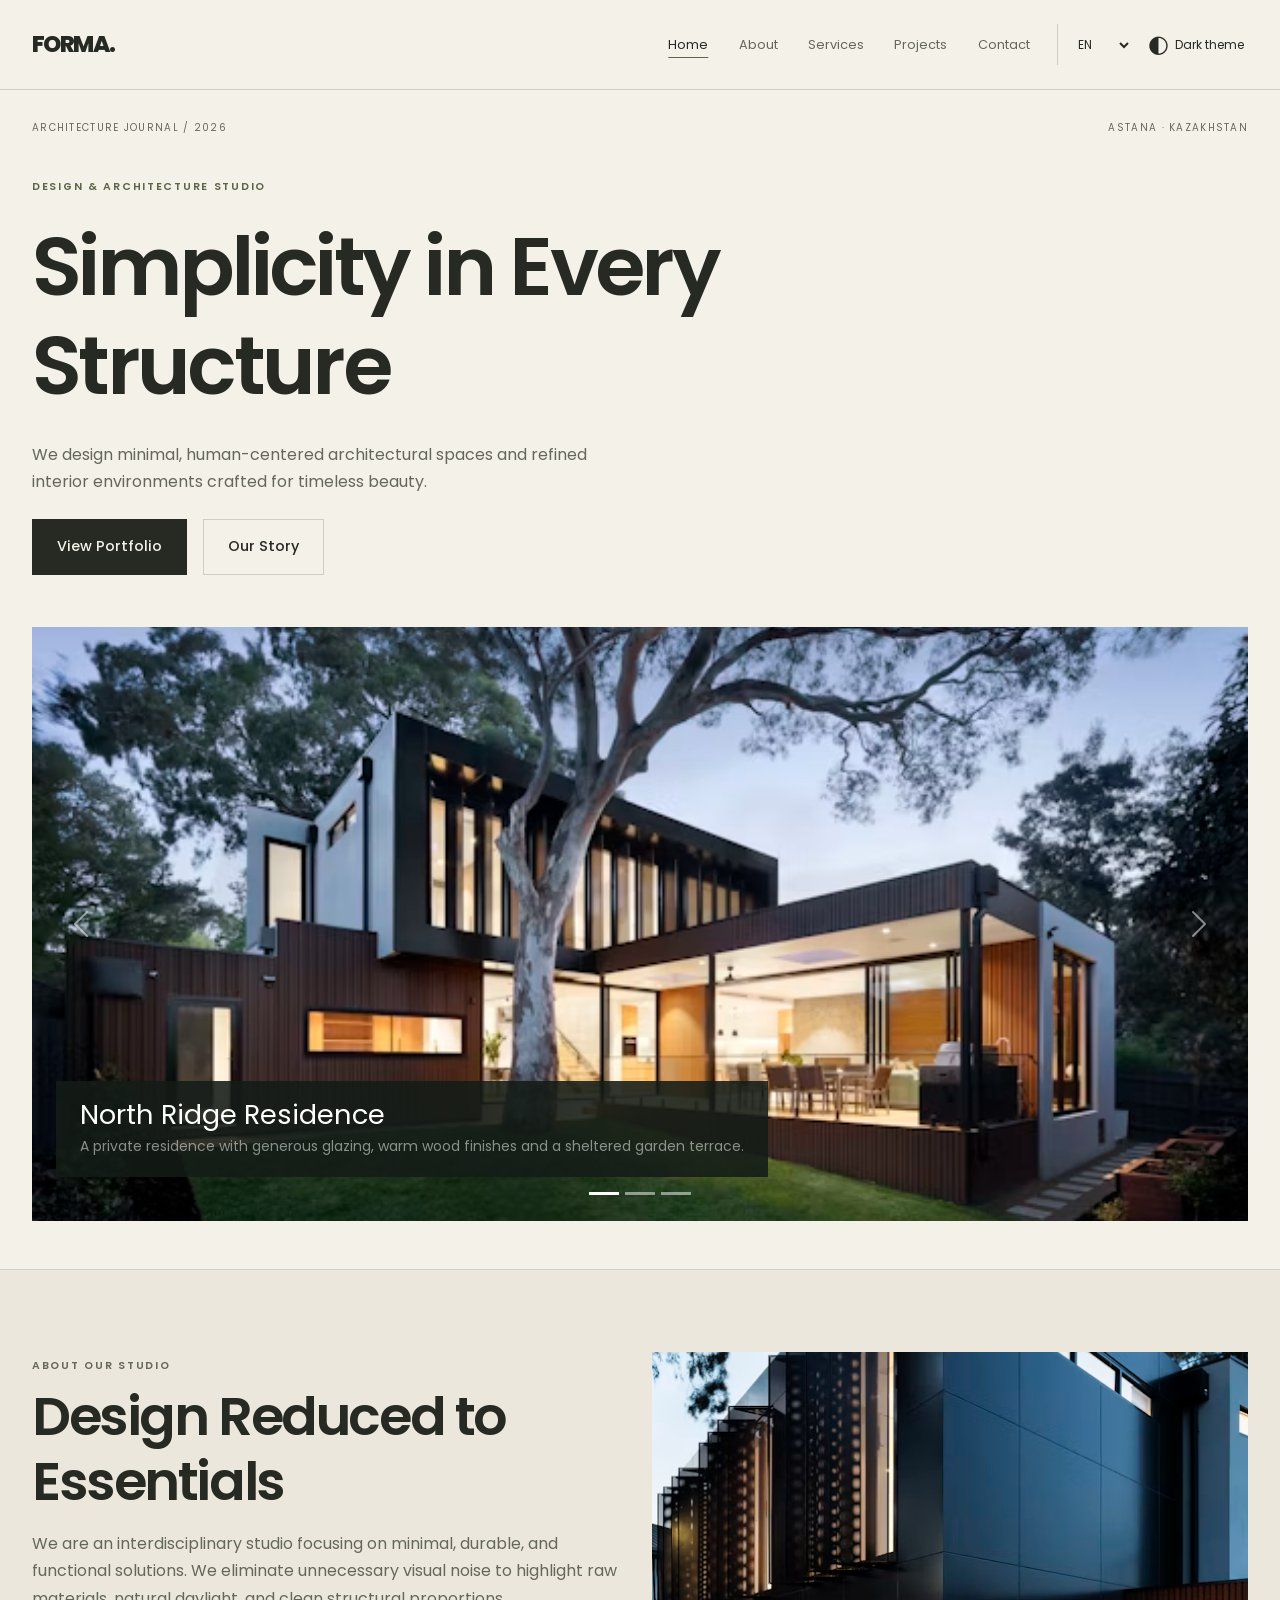
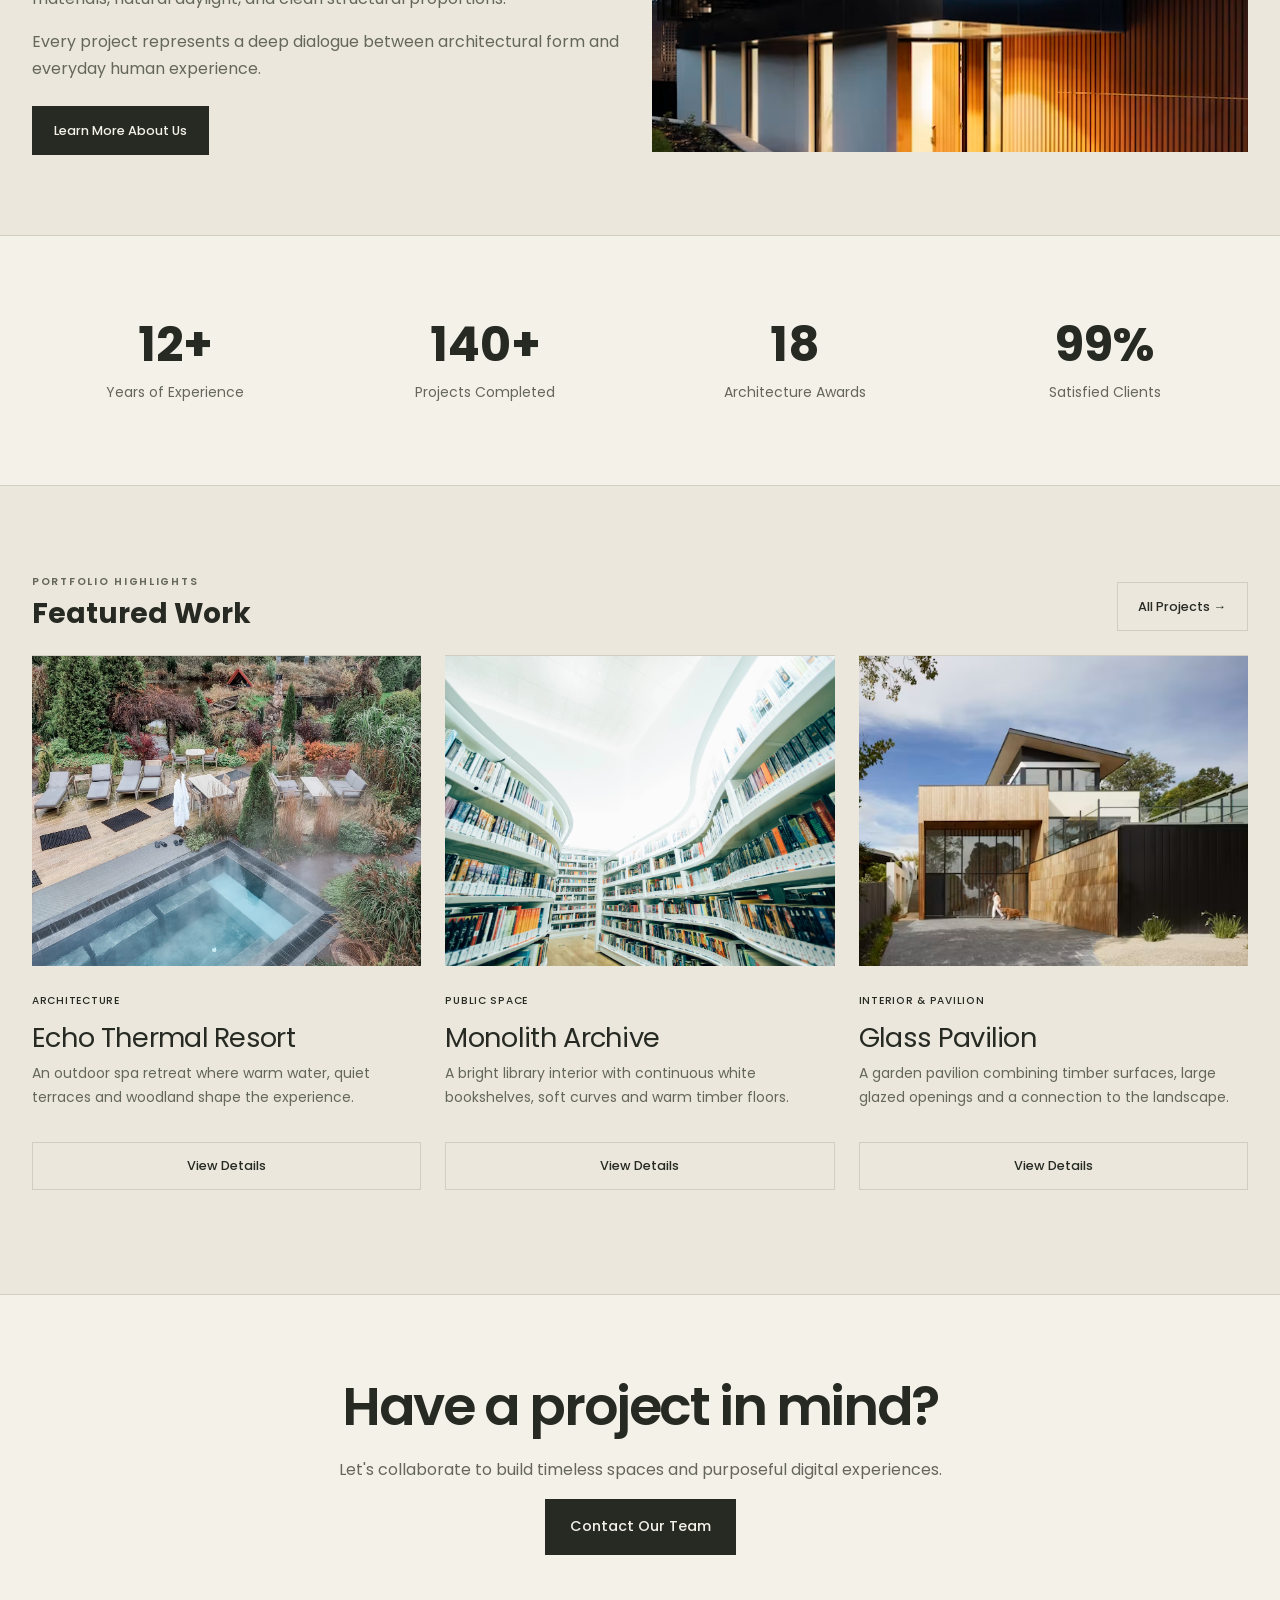
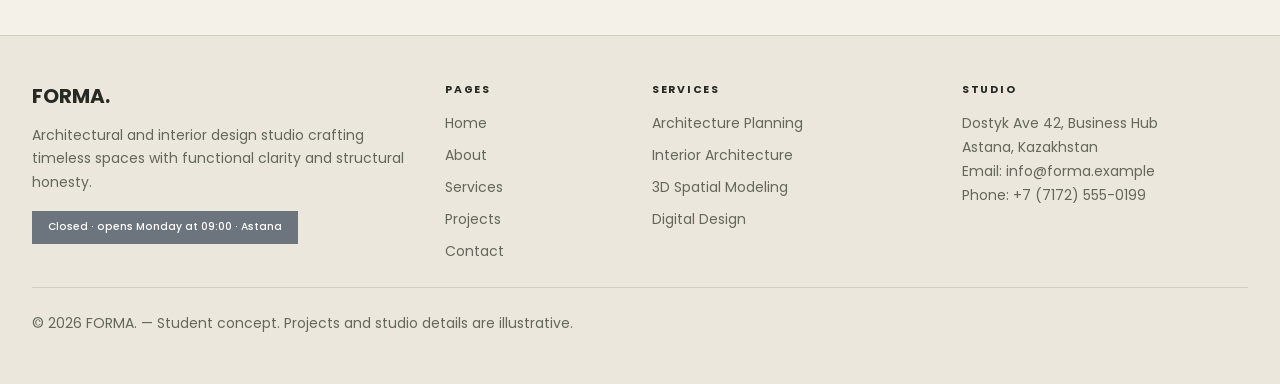
<file: index.html>
<!DOCTYPE html>
<html lang="en">
    <head>
        <meta charset="UTF-8" />
        <meta name="viewport" content="width=device-width, initial-scale=1.0" />
        <title>FORMA Studio — Modern Architectural & Interior Design</title>
        <link rel="stylesheet" href="fonts/fonts.css" />
        <link href="vendor/bootstrap.min.css" rel="stylesheet" />
        <link rel="stylesheet" href="css/style.css" />
        <script src="js/theme.js"></script>
    </head>
    <body class="d-flex flex-column min-vh-100 page-index">
        <a class="skip-link" href="#mainContent">Skip to content</a>
        <!-- Navigation -->
        <nav class="navbar navbar-expand-lg border-bottom sticky-top shadow-sm">
            <div class="container">
                <a class="navbar-brand" href="index.html">FORMA.</a>
                <div class="site-preferences">
                    <label for="languageSelect" class="visually-hidden">Language</label>
                    <select id="languageSelect" class="language-select" aria-label="Language">
                        <option value="en" lang="en">EN</option>
                        <option value="ru" lang="ru">RU</option>
                        <option value="kk" lang="kk">ҚАЗ</option>
                    </select>
                    <button
                        id="themeToggle"
                        class="theme-toggle"
                        type="button"
                        aria-pressed="false"
                        aria-label="Dark theme"
                    >
                        <span aria-hidden="true">◐</span><span class="theme-label">Dark theme</span>
                    </button>
                </div>
                <button
                    class="navbar-toggler"
                    type="button"
                    data-bs-toggle="collapse"
                    data-bs-target="#studioNav"
                    aria-controls="studioNav"
                    aria-expanded="false"
                    aria-label="Toggle navigation"
                >
                    <span class="navbar-toggler-icon"></span>
                </button>
                <div class="collapse navbar-collapse" id="studioNav">
                    <ul class="navbar-nav ms-auto mb-2 mb-lg-0 gap-lg-2">
                        <li class="nav-item">
                            <a class="nav-link active" aria-current="page" href="index.html"
                                >Home</a
                            >
                        </li>
                        <li class="nav-item">
                            <a class="nav-link" href="about.html">About</a>
                        </li>
                        <li class="nav-item">
                            <a class="nav-link" href="services.html">Services</a>
                        </li>
                        <li class="nav-item">
                            <a class="nav-link" href="projects.html">Projects</a>
                        </li>
                        <li class="nav-item">
                            <a class="nav-link" href="contact.html">Contact</a>
                        </li>
                    </ul>
                    <div class="nav-cta ms-lg-3 mt-3 mt-lg-0">
                        <a href="contact.html" class="btn btn-outline-dark btn-sm px-3"
                            >Get Started</a
                        >
                    </div>
                </div>
            </div>
        </nav>

        <main id="mainContent" tabindex="-1">
            <header class="journal-hero py-5 bg-white">
                <div class="container">
                    <div class="row">
                        <div class="col-12 col-lg-10">
                            <div class="issue-line">
                                <span>Architecture journal / 2026</span
                                ><span>Astana · Kazakhstan</span>
                            </div>
                            <span
                                class="text-uppercase text-secondary small fw-semibold tracking-wide"
                                >Design & Architecture Studio</span
                            >
                            <h1 class="display-4 fw-bold mt-2 mb-3">
                                Simplicity in Every Structure
                            </h1>
                            <p class="lead text-secondary mb-4">
                                We design minimal, human-centered architectural spaces and refined
                                interior environments crafted for timeless beauty.
                            </p>
                            <div class="d-flex flex-wrap gap-3">
                                <a href="projects.html" class="btn btn-dark btn-lg px-4"
                                    >View Portfolio</a
                                >
                                <a href="about.html" class="btn btn-outline-dark btn-lg px-4"
                                    >Our Story</a
                                >
                            </div>
                        </div>
                    </div>
                </div>
            </header>
            <section class="container mb-5">
                <!-- Project gallery -->
                <div
                    id="homeCarousel"
                    class="carousel slide rounded-4 overflow-hidden shadow-sm"
                    data-bs-interval="false"
                >
                    <div class="carousel-indicators">
                        <button
                            type="button"
                            data-bs-target="#homeCarousel"
                            data-bs-slide-to="0"
                            class="active"
                            aria-current="true"
                            aria-label="Slide 1"
                        ></button>
                        <button
                            type="button"
                            data-bs-target="#homeCarousel"
                            data-bs-slide-to="1"
                            aria-label="Slide 2"
                        ></button>
                        <button
                            type="button"
                            data-bs-target="#homeCarousel"
                            data-bs-slide-to="2"
                            aria-label="Slide 3"
                        ></button>
                    </div>
                    <div class="carousel-inner">
                        <div class="carousel-item active">
                            <img
                                src="images/1.avif"
                                class="d-block w-100 carousel-img"
                                alt="Modern Minimalist Villa Facade"
                                decoding="async"
                            />
                            <div class="carousel-caption text-start bottom-0 start-0 m-4">
                                <div
                                    class="carousel-caption-dark p-3 rounded-3 text-white d-inline-block"
                                >
                                    <h2 class="h5 fw-bold mb-1">North Ridge Residence</h2>
                                    <p class="small mb-0 text-white-50">
                                        A private residence with generous glazing, warm wood
                                        finishes and a sheltered garden terrace.
                                    </p>
                                </div>
                            </div>
                        </div>
                        <div class="carousel-item">
                            <img
                                src="images/office.webp"
                                class="d-block w-100 carousel-img"
                                alt="Office interior with shared tables and pendant lighting"
                                decoding="async"
                            />
                            <div class="carousel-caption text-start bottom-0 start-0 m-4">
                                <div
                                    class="carousel-caption-dark p-3 rounded-3 text-white d-inline-block"
                                >
                                    <h2 class="h5 fw-bold mb-1">Prism Office Hub</h2>
                                    <p class="small mb-0 text-white-50">
                                        A shared workspace with generous tables, pendant lighting
                                        and an open industrial ceiling.
                                    </p>
                                </div>
                            </div>
                        </div>
                        <div class="carousel-item">
                            <img
                                src="images/cultural-center.webp"
                                class="d-block w-100 carousel-img"
                                alt="Geometric facade and roof of a cultural centre"
                                decoding="async"
                            />
                            <div class="carousel-caption text-start bottom-0 start-0 m-4">
                                <div
                                    class="carousel-caption-dark p-3 rounded-3 text-white d-inline-block"
                                >
                                    <h2 class="h5 fw-bold mb-1">Kora Cultural Center</h2>
                                    <p class="small mb-0 text-white-50">
                                        A cultural venue defined by a sculptural roof, strong
                                        geometry and a generous public approach.
                                    </p>
                                </div>
                            </div>
                        </div>
                    </div>
                    <button
                        class="carousel-control-prev"
                        type="button"
                        data-bs-target="#homeCarousel"
                        data-bs-slide="prev"
                    >
                        <span class="carousel-control-prev-icon" aria-hidden="true"></span>
                        <span class="visually-hidden">Previous</span>
                    </button>
                    <button
                        class="carousel-control-next"
                        type="button"
                        data-bs-target="#homeCarousel"
                        data-bs-slide="next"
                    >
                        <span class="carousel-control-next-icon" aria-hidden="true"></span>
                        <span class="visually-hidden">Next</span>
                    </button>
                </div>
            </section>
            <section class="py-5 bg-light border-top border-bottom">
                <div class="container">
                    <div class="row align-items-center g-4">
                        <div class="col-12 col-lg-6">
                            <span class="text-uppercase text-secondary small fw-semibold"
                                >About Our Studio</span
                            >
                            <h2 class="display-6 fw-bold mt-2">Design Reduced to Essentials</h2>
                            <p class="text-secondary mt-3">
                                We are an interdisciplinary studio focusing on minimal, durable, and
                                functional solutions. We eliminate unnecessary visual noise to
                                highlight raw materials, natural daylight, and clean structural
                                proportions.
                            </p>
                            <p class="text-secondary">
                                Every project represents a deep dialogue between architectural form
                                and everyday human experience.
                            </p>
                            <div class="mt-4">
                                <a href="about.html" class="btn btn-dark">Learn More About Us</a>
                            </div>
                        </div>
                        <div class="col-12 col-lg-6">
                            <img
                                src="images/5.avif"
                                alt="Architectural facade with warm timber details"
                                class="img-fluid rounded-4 shadow-sm w-100 object-fit-cover"
                                style="max-height: 400px"
                                loading="lazy"
                                decoding="async"
                            />
                        </div>
                    </div>
                </div>
            </section>
            <section class="py-5 bg-white">
                <div class="container text-center">
                    <div class="row g-4">
                        <div class="col-6 col-md-3">
                            <h3 class="display-5 fw-bold text-dark">12+</h3>
                            <p class="text-secondary small mb-0">Years of Experience</p>
                        </div>
                        <div class="col-6 col-md-3">
                            <h3 class="display-5 fw-bold text-dark">140+</h3>
                            <p class="text-secondary small mb-0">Projects Completed</p>
                        </div>
                        <div class="col-6 col-md-3">
                            <h3 class="display-5 fw-bold text-dark">18</h3>
                            <p class="text-secondary small mb-0">Architecture Awards</p>
                        </div>
                        <div class="col-6 col-md-3">
                            <h3 class="display-5 fw-bold text-dark">99%</h3>
                            <p class="text-secondary small mb-0">Satisfied Clients</p>
                        </div>
                    </div>
                </div>
            </section>
            <section class="py-5 bg-light border-top border-bottom">
                <div class="container">
                    <div class="d-flex justify-content-between align-items-end mb-4">
                        <div>
                            <span class="text-uppercase text-secondary small fw-semibold"
                                >Portfolio Highlights</span
                            >
                            <h2 class="h3 fw-bold mt-1 mb-0">Featured Work</h2>
                        </div>
                        <a href="projects.html" class="btn btn-outline-dark btn-sm"
                            >All Projects &rarr;</a
                        >
                    </div>

                    <div class="row g-4">
                        <div class="col-12 col-md-4">
                            <div class="custom-card h-100 d-flex flex-column">
                                <div class="card-img-wrapper">
                                    <img
                                        src="images/forest-spa.webp"
                                        alt="Echo Thermal Resort"
                                        loading="lazy"
                                        decoding="async"
                                    />
                                </div>
                                <div class="p-4 d-flex flex-column flex-grow-1">
                                    <span
                                        class="badge bg-light text-dark border align-self-start mb-2"
                                        >Architecture</span
                                    >
                                    <h3 class="h5 fw-bold">Echo Thermal Resort</h3>
                                    <p class="text-secondary small flex-grow-1">
                                        An outdoor spa retreat where warm water, quiet terraces and
                                        woodland shape the experience.
                                    </p>
                                    <a
                                        href="projects.html?project=echo-resort"
                                        class="btn btn-outline-dark btn-sm mt-3"
                                        >View Details</a
                                    >
                                </div>
                            </div>
                        </div>

                        <div class="col-12 col-md-4">
                            <div class="custom-card h-100 d-flex flex-column">
                                <div class="card-img-wrapper">
                                    <img
                                        src="images/library.webp"
                                        alt="Monolith Archive"
                                        loading="lazy"
                                        decoding="async"
                                    />
                                </div>
                                <div class="p-4 d-flex flex-column flex-grow-1">
                                    <span
                                        class="badge bg-light text-dark border align-self-start mb-2"
                                        >Public Space</span
                                    >
                                    <h3 class="h5 fw-bold">Monolith Archive</h3>
                                    <p class="text-secondary small flex-grow-1">
                                        A bright library interior with continuous white bookshelves,
                                        soft curves and warm timber floors.
                                    </p>
                                    <a
                                        href="projects.html?project=monolith-archive"
                                        class="btn btn-outline-dark btn-sm mt-3"
                                        >View Details</a
                                    >
                                </div>
                            </div>
                        </div>

                        <div class="col-12 col-md-4">
                            <div class="custom-card h-100 d-flex flex-column">
                                <div class="card-img-wrapper">
                                    <img
                                        src="images/7.avif"
                                        alt="Glass Pavilion"
                                        loading="lazy"
                                        decoding="async"
                                    />
                                </div>
                                <div class="p-4 d-flex flex-column flex-grow-1">
                                    <span
                                        class="badge bg-light text-dark border align-self-start mb-2"
                                        >Interior & Pavilion</span
                                    >
                                    <h3 class="h5 fw-bold">Glass Pavilion</h3>
                                    <p class="text-secondary small flex-grow-1">
                                        A garden pavilion combining timber surfaces, large glazed
                                        openings and a connection to the landscape.
                                    </p>
                                    <a
                                        href="projects.html?project=glass-pavilion"
                                        class="btn btn-outline-dark btn-sm mt-3"
                                        >View Details</a
                                    >
                                </div>
                            </div>
                        </div>
                    </div>
                </div>
            </section>
            <section class="py-5 bg-white text-center">
                <div class="container">
                    <div class="row justify-content-center">
                        <div class="col-12 col-md-8">
                            <h2 class="display-6 fw-bold">Have a project in mind?</h2>
                            <p class="text-secondary my-3">
                                Let's collaborate to build timeless spaces and purposeful digital
                                experiences.
                            </p>
                            <a href="contact.html" class="btn btn-dark btn-lg px-4"
                                >Contact Our Team</a
                            >
                        </div>
                    </div>
                </div>
            </section>
        </main>
        <!-- Footer -->
        <footer class="py-5 text-light">
            <div class="container">
                <div class="row g-4 mb-4">
                    <div class="col-12 col-md-4">
                        <h3 class="h5 fw-bold text-white mb-3">FORMA.</h3>
                        <p class="small text-secondary mb-3">
                            Architectural and interior design studio crafting timeless spaces with
                            functional clarity and structural honesty.
                        </p>
                        <div
                            id="officeStatusBadge"
                            data-live
                            class="badge bg-secondary text-white py-2 px-3"
                        >
                            Checking studio status...
                        </div>
                    </div>
                    <div class="col-6 col-md-2">
                        <h4 class="h6 text-uppercase text-white fw-bold mb-3">Pages</h4>
                        <ul class="list-unstyled small d-flex flex-column gap-2 mb-0">
                            <li><a href="index.html">Home</a></li>
                            <li><a href="about.html">About</a></li>
                            <li><a href="services.html">Services</a></li>
                            <li><a href="projects.html">Projects</a></li>
                            <li><a href="contact.html">Contact</a></li>
                        </ul>
                    </div>
                    <div class="col-6 col-md-3">
                        <h4 class="h6 text-uppercase text-white fw-bold mb-3">Services</h4>
                        <ul class="list-unstyled small d-flex flex-column gap-2 mb-0">
                            <li><a href="services.html">Architecture Planning</a></li>
                            <li><a href="services.html">Interior Architecture</a></li>
                            <li><a href="services.html">3D Spatial Modeling</a></li>
                            <li><a href="services.html">Digital Design</a></li>
                        </ul>
                    </div>
                    <div class="col-12 col-md-3">
                        <h4 class="h6 text-uppercase text-white fw-bold mb-3">Studio</h4>
                        <address class="small text-secondary mb-0 not-italic">
                            Dostyk Ave 42, Business Hub<br />
                            Astana, Kazakhstan<br />
                            Email: info@forma.example<br />
                            Phone: +7 (7172) 555-0199
                        </address>
                    </div>
                </div>

                <div class="footer-divider pt-4 text-center small text-secondary">
                    <p class="mb-0">
                        © 2026 FORMA. — Student concept. Projects and studio details are
                        illustrative.
                    </p>
                </div>
            </div>
        </footer>
        <button id="backToTopBtn" type="button" title="Back to top" aria-label="Back to top">
            &#8593;
        </button>
        <script src="vendor/jquery-3.7.1.min.js"></script>
        <script src="vendor/bootstrap.bundle.min.js"></script>
        <script src="js/translations.js"></script>
        <script src="js/language.js"></script>
        <script src="js/main.js"></script>
    </body>
</html>
</file>
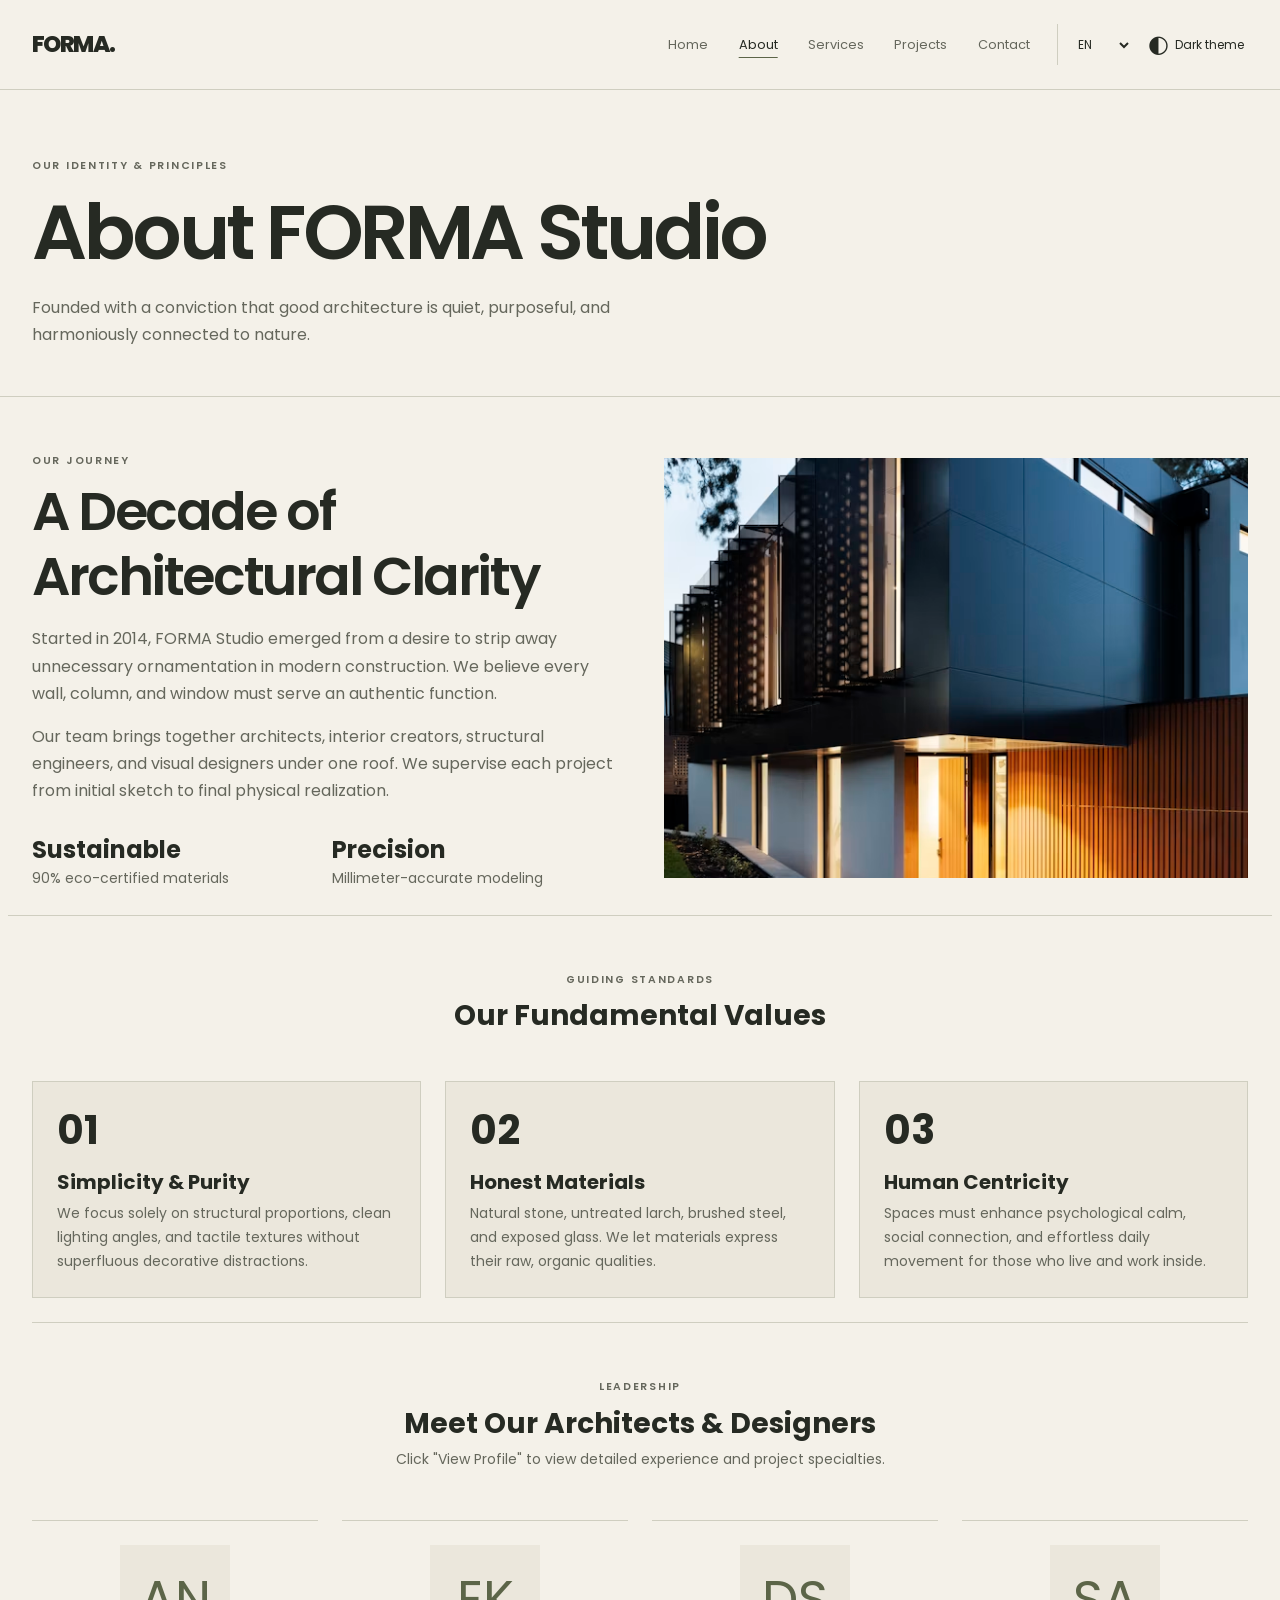
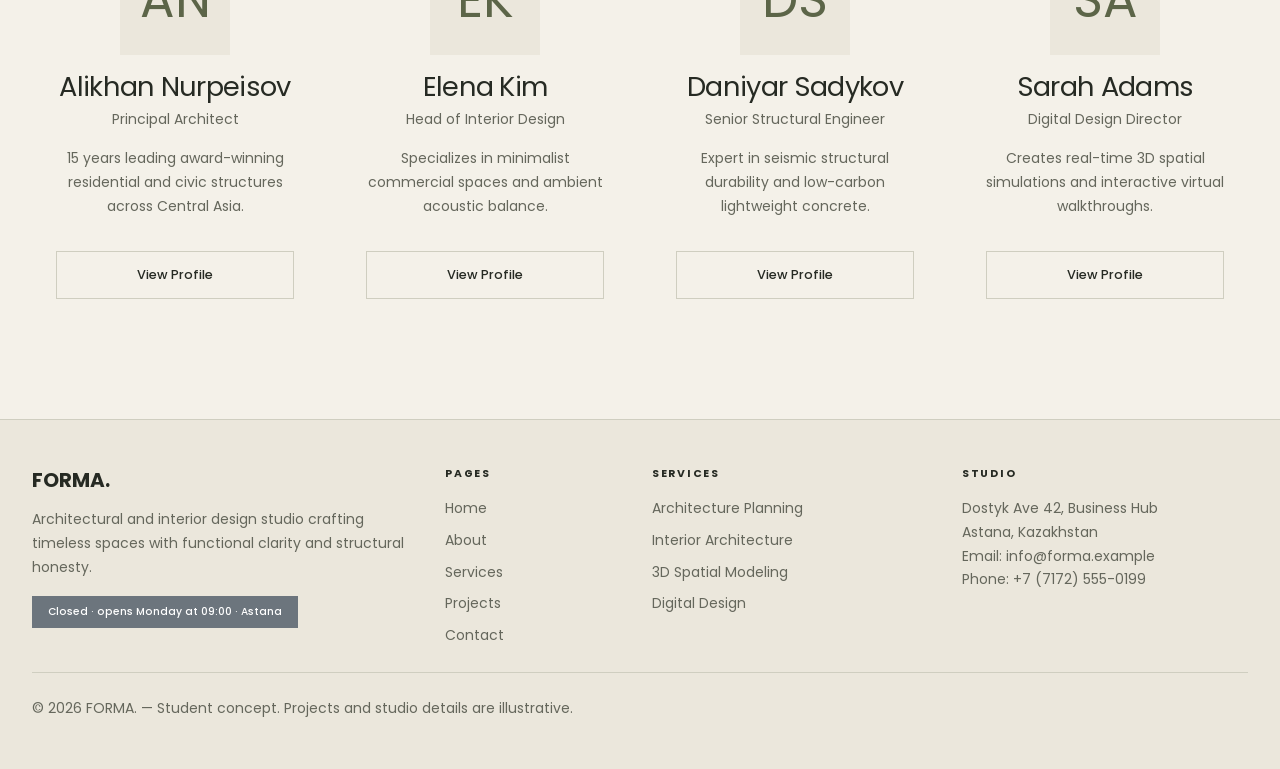
<file: about.html>
<!DOCTYPE html>
<html lang="en">
    <head>
        <meta charset="UTF-8" />
        <meta name="viewport" content="width=device-width, initial-scale=1.0" />
        <title>About Us — FORMA Studio</title>
        <link rel="stylesheet" href="fonts/fonts.css" />
        <link href="vendor/bootstrap.min.css" rel="stylesheet" />
        <link rel="stylesheet" href="css/style.css" />
        <script src="js/theme.js"></script>
    </head>
    <body class="d-flex flex-column min-vh-100 page-about">
        <a class="skip-link" href="#mainContent">Skip to content</a>
        <!-- Navigation -->
        <nav class="navbar navbar-expand-lg border-bottom sticky-top shadow-sm">
            <div class="container">
                <a class="navbar-brand" href="index.html">FORMA.</a>
                <div class="site-preferences">
                    <label for="languageSelect" class="visually-hidden">Language</label>
                    <select id="languageSelect" class="language-select" aria-label="Language">
                        <option value="en" lang="en">EN</option>
                        <option value="ru" lang="ru">RU</option>
                        <option value="kk" lang="kk">ҚАЗ</option>
                    </select>
                    <button
                        id="themeToggle"
                        class="theme-toggle"
                        type="button"
                        aria-pressed="false"
                        aria-label="Dark theme"
                    >
                        <span aria-hidden="true">◐</span><span class="theme-label">Dark theme</span>
                    </button>
                </div>
                <button
                    class="navbar-toggler"
                    type="button"
                    data-bs-toggle="collapse"
                    data-bs-target="#studioNav"
                    aria-controls="studioNav"
                    aria-expanded="false"
                    aria-label="Toggle navigation"
                >
                    <span class="navbar-toggler-icon"></span>
                </button>
                <div class="collapse navbar-collapse" id="studioNav">
                    <ul class="navbar-nav ms-auto mb-2 mb-lg-0 gap-lg-2">
                        <li class="nav-item">
                            <a class="nav-link" href="index.html">Home</a>
                        </li>
                        <li class="nav-item">
                            <a class="nav-link active" aria-current="page" href="about.html"
                                >About</a
                            >
                        </li>
                        <li class="nav-item">
                            <a class="nav-link" href="services.html">Services</a>
                        </li>
                        <li class="nav-item">
                            <a class="nav-link" href="projects.html">Projects</a>
                        </li>
                        <li class="nav-item">
                            <a class="nav-link" href="contact.html">Contact</a>
                        </li>
                    </ul>
                    <div class="nav-cta ms-lg-3 mt-3 mt-lg-0">
                        <a href="contact.html" class="btn btn-outline-dark btn-sm px-3"
                            >Get Started</a
                        >
                    </div>
                </div>
            </div>
        </nav>
        <header class="page-header text-center">
            <div class="container">
                <span class="text-uppercase text-secondary small fw-semibold"
                    >Our Identity & Principles</span
                >
                <h1 class="display-5 fw-bold mt-2 mb-3">About FORMA Studio</h1>
                <p class="lead text-secondary mx-auto mb-0" style="max-width: 680px">
                    Founded with a conviction that good architecture is quiet, purposeful, and
                    harmoniously connected to nature.
                </p>
            </div>
        </header>
        <main id="mainContent" tabindex="-1" class="container my-5">
            <div class="row align-items-center g-5 mb-5 pb-4 border-bottom">
                <div class="col-12 col-lg-6">
                    <span class="text-uppercase text-secondary small fw-semibold">Our Journey</span>
                    <h2 class="display-6 fw-bold mt-2">A Decade of Architectural Clarity</h2>
                    <p class="text-secondary mt-3">
                        Started in 2014, FORMA Studio emerged from a desire to strip away
                        unnecessary ornamentation in modern construction. We believe every wall,
                        column, and window must serve an authentic function.
                    </p>
                    <p class="text-secondary">
                        Our team brings together architects, interior creators, structural
                        engineers, and visual designers under one roof. We supervise each project
                        from initial sketch to final physical realization.
                    </p>
                    <div class="row g-3 mt-2 text-start">
                        <div class="col-6">
                            <h4 class="fw-bold text-dark mb-1">Sustainable</h4>
                            <p class="small text-secondary mb-0">90% eco-certified materials</p>
                        </div>
                        <div class="col-6">
                            <h4 class="fw-bold text-dark mb-1">Precision</h4>
                            <p class="small text-secondary mb-0">Millimeter-accurate modeling</p>
                        </div>
                    </div>
                </div>
                <div class="col-12 col-lg-6">
                    <img
                        src="images/5.avif"
                        alt="Architectural facade with warm timber details"
                        class="img-fluid rounded-4 shadow-sm w-100 object-fit-cover"
                        style="max-height: 420px"
                        loading="lazy"
                        decoding="async"
                    />
                </div>
            </div>
            <section class="mb-5 pb-4 border-bottom">
                <div class="text-center mb-5">
                    <span class="text-uppercase text-secondary small fw-semibold"
                        >Guiding Standards</span
                    >
                    <h2 class="h3 fw-bold mt-2">Our Fundamental Values</h2>
                </div>
                <div class="row g-4">
                    <div class="col-12 col-md-4">
                        <div class="p-4 bg-light rounded-4 h-100 border">
                            <span class="display-6 fw-bold text-dark d-block mb-3">01</span>
                            <h3 class="h5 fw-bold mb-2">Simplicity & Purity</h3>
                            <p class="text-secondary small mb-0">
                                We focus solely on structural proportions, clean lighting angles,
                                and tactile textures without superfluous decorative distractions.
                            </p>
                        </div>
                    </div>
                    <div class="col-12 col-md-4">
                        <div class="p-4 bg-light rounded-4 h-100 border">
                            <span class="display-6 fw-bold text-dark d-block mb-3">02</span>
                            <h3 class="h5 fw-bold mb-2">Honest Materials</h3>
                            <p class="text-secondary small mb-0">
                                Natural stone, untreated larch, brushed steel, and exposed glass. We
                                let materials express their raw, organic qualities.
                            </p>
                        </div>
                    </div>
                    <div class="col-12 col-md-4">
                        <div class="p-4 bg-light rounded-4 h-100 border">
                            <span class="display-6 fw-bold text-dark d-block mb-3">03</span>
                            <h3 class="h5 fw-bold mb-2">Human Centricity</h3>
                            <p class="text-secondary small mb-0">
                                Spaces must enhance psychological calm, social connection, and
                                effortless daily movement for those who live and work inside.
                            </p>
                        </div>
                    </div>
                </div>
            </section>
            <section class="mb-5">
                <div class="text-center mb-5">
                    <span class="text-uppercase text-secondary small fw-semibold">Leadership</span>
                    <h2 class="h3 fw-bold mt-2">Meet Our Architects & Designers</h2>
                    <p class="text-secondary small">
                        Click "View Profile" to view detailed experience and project specialties.
                    </p>
                </div>

                <div class="row g-4">
                    <div class="col-12 col-sm-6 col-lg-3">
                        <div class="custom-card text-center p-4 h-100 d-flex flex-column">
                            <div
                                class="mb-3 mx-auto rounded-circle overflow-hidden bg-secondary-subtle"
                                style="width: 110px; height: 110px"
                            >
                                <span class="team-monogram" aria-hidden="true">AN</span>
                            </div>
                            <h3 class="h6 fw-bold mb-1">Alikhan Nurpeisov</h3>
                            <p class="small text-secondary mb-3">Principal Architect</p>
                            <p class="small text-secondary flex-grow-1">
                                15 years leading award-winning residential and civic structures
                                across Central Asia.
                            </p>
                            <button
                                type="button"
                                class="btn btn-outline-dark btn-sm mt-3"
                                data-bs-toggle="modal"
                                data-bs-target="#teamModal1"
                            >
                                View Profile
                            </button>
                        </div>
                    </div>
                    <div class="col-12 col-sm-6 col-lg-3">
                        <div class="custom-card text-center p-4 h-100 d-flex flex-column">
                            <div
                                class="mb-3 mx-auto rounded-circle overflow-hidden bg-secondary-subtle"
                                style="width: 110px; height: 110px"
                            >
                                <span class="team-monogram" aria-hidden="true">EK</span>
                            </div>
                            <h3 class="h6 fw-bold mb-1">Elena Kim</h3>
                            <p class="small text-secondary mb-3">Head of Interior Design</p>
                            <p class="small text-secondary flex-grow-1">
                                Specializes in minimalist commercial spaces and ambient acoustic
                                balance.
                            </p>
                            <button
                                type="button"
                                class="btn btn-outline-dark btn-sm mt-3"
                                data-bs-toggle="modal"
                                data-bs-target="#teamModal2"
                            >
                                View Profile
                            </button>
                        </div>
                    </div>
                    <div class="col-12 col-sm-6 col-lg-3">
                        <div class="custom-card text-center p-4 h-100 d-flex flex-column">
                            <div
                                class="mb-3 mx-auto rounded-circle overflow-hidden bg-secondary-subtle"
                                style="width: 110px; height: 110px"
                            >
                                <span class="team-monogram" aria-hidden="true">DS</span>
                            </div>
                            <h3 class="h6 fw-bold mb-1">Daniyar Sadykov</h3>
                            <p class="small text-secondary mb-3">Senior Structural Engineer</p>
                            <p class="small text-secondary flex-grow-1">
                                Expert in seismic structural durability and low-carbon lightweight
                                concrete.
                            </p>
                            <button
                                type="button"
                                class="btn btn-outline-dark btn-sm mt-3"
                                data-bs-toggle="modal"
                                data-bs-target="#teamModal3"
                            >
                                View Profile
                            </button>
                        </div>
                    </div>
                    <div class="col-12 col-sm-6 col-lg-3">
                        <div class="custom-card text-center p-4 h-100 d-flex flex-column">
                            <div
                                class="mb-3 mx-auto rounded-circle overflow-hidden bg-secondary-subtle"
                                style="width: 110px; height: 110px"
                            >
                                <span class="team-monogram" aria-hidden="true">SA</span>
                            </div>
                            <h3 class="h6 fw-bold mb-1">Sarah Adams</h3>
                            <p class="small text-secondary mb-3">Digital Design Director</p>
                            <p class="small text-secondary flex-grow-1">
                                Creates real-time 3D spatial simulations and interactive virtual
                                walkthroughs.
                            </p>
                            <button
                                type="button"
                                class="btn btn-outline-dark btn-sm mt-3"
                                data-bs-toggle="modal"
                                data-bs-target="#teamModal4"
                            >
                                View Profile
                            </button>
                        </div>
                    </div>
                </div>
            </section>
        </main>
        <div
            class="modal fade"
            id="teamModal1"
            tabindex="-1"
            aria-labelledby="teamModal1Label"
            aria-hidden="true"
        >
            <div class="modal-dialog modal-dialog-centered">
                <div class="modal-content border-0 shadow">
                    <div class="modal-header border-0 pb-0">
                        <h3 class="modal-title h5 fw-bold" id="teamModal1Label">
                            Alikhan Nurpeisov — Principal Architect
                        </h3>
                        <button
                            type="button"
                            class="btn-close"
                            data-bs-dismiss="modal"
                            aria-label="Close"
                        ></button>
                    </div>
                    <div class="modal-body py-4">
                        <p class="text-secondary">
                            Alikhan holds a Master of Architecture from Politecnico di Milano. He
                            founded FORMA Studio in 2014 and has overseen over 90 built projects
                            ranging from private mountain villas to public cultural pavilions.
                        </p>
                        <ul class="list-group list-group-flush small">
                            <li class="list-group-item px-0">
                                <strong>Focus:</strong> Sustainable civic & residential architecture
                            </li>
                            <li class="list-group-item px-0">
                                <strong>Key Projects:</strong> North Ridge Residence, Kora Cultural
                                Center
                            </li>
                            <li class="list-group-item px-0">
                                <strong>Recognition:</strong> 2023 Central Asian Architecture
                                Laureate
                            </li>
                        </ul>
                    </div>
                    <div class="modal-footer border-0 pt-0">
                        <button
                            type="button"
                            class="btn btn-secondary btn-sm"
                            data-bs-dismiss="modal"
                        >
                            Close
                        </button>
                        <a href="contact.html" class="btn btn-dark btn-sm">Contact Alikhan</a>
                    </div>
                </div>
            </div>
        </div>
        <div
            class="modal fade"
            id="teamModal2"
            tabindex="-1"
            aria-labelledby="teamModal2Label"
            aria-hidden="true"
        >
            <div class="modal-dialog modal-dialog-centered">
                <div class="modal-content border-0 shadow">
                    <div class="modal-header border-0 pb-0">
                        <h3 class="modal-title h5 fw-bold" id="teamModal2Label">
                            Elena Kim — Head of Interior Design
                        </h3>
                        <button
                            type="button"
                            class="btn-close"
                            data-bs-dismiss="modal"
                            aria-label="Close"
                        ></button>
                    </div>
                    <div class="modal-body py-4">
                        <p class="text-secondary">
                            Elena specializes in bespoke interior landscapes. Her design philosophy
                            revolves around hidden storage systems, continuous floor planes, and
                            diffused natural lighting.
                        </p>
                        <ul class="list-group list-group-flush small">
                            <li class="list-group-item px-0">
                                <strong>Focus:</strong> Corporate workspaces, high-end private
                                interiors
                            </li>
                            <li class="list-group-item px-0">
                                <strong>Key Projects:</strong> Prism Office Hub, Glass Pavilion
                                Gallery
                            </li>
                            <li class="list-group-item px-0">
                                <strong>Experience:</strong> 11 years in interior spatial research
                            </li>
                        </ul>
                    </div>
                    <div class="modal-footer border-0 pt-0">
                        <button
                            type="button"
                            class="btn btn-secondary btn-sm"
                            data-bs-dismiss="modal"
                        >
                            Close
                        </button>
                        <a href="contact.html" class="btn btn-dark btn-sm">Contact Elena</a>
                    </div>
                </div>
            </div>
        </div>
        <div
            class="modal fade"
            id="teamModal3"
            tabindex="-1"
            aria-labelledby="teamModal3Label"
            aria-hidden="true"
        >
            <div class="modal-dialog modal-dialog-centered">
                <div class="modal-content border-0 shadow">
                    <div class="modal-header border-0 pb-0">
                        <h3 class="modal-title h5 fw-bold" id="teamModal3Label">
                            Daniyar Sadykov — Senior Structural Engineer
                        </h3>
                        <button
                            type="button"
                            class="btn-close"
                            data-bs-dismiss="modal"
                            aria-label="Close"
                        ></button>
                    </div>
                    <div class="modal-body py-4">
                        <p class="text-secondary">
                            Daniyar brings strict scientific rigor and computational structural
                            optimization to every blueprint, enabling expansive cantilever designs
                            and slender load-bearing columns.
                        </p>
                        <ul class="list-group list-group-flush small">
                            <li class="list-group-item px-0">
                                <strong>Focus:</strong> Seismic engineering, timber hybrid
                                structures
                            </li>
                            <li class="list-group-item px-0">
                                <strong>Key Projects:</strong> Echo Thermal Resort, Monolith Archive
                            </li>
                            <li class="list-group-item px-0">
                                <strong>Education:</strong> PhD in Structural Mechanics
                            </li>
                        </ul>
                    </div>
                    <div class="modal-footer border-0 pt-0">
                        <button
                            type="button"
                            class="btn btn-secondary btn-sm"
                            data-bs-dismiss="modal"
                        >
                            Close
                        </button>
                        <a href="contact.html" class="btn btn-dark btn-sm">Contact Daniyar</a>
                    </div>
                </div>
            </div>
        </div>
        <div
            class="modal fade"
            id="teamModal4"
            tabindex="-1"
            aria-labelledby="teamModal4Label"
            aria-hidden="true"
        >
            <div class="modal-dialog modal-dialog-centered">
                <div class="modal-content border-0 shadow">
                    <div class="modal-header border-0 pb-0">
                        <h3 class="modal-title h5 fw-bold" id="teamModal4Label">
                            Sarah Adams — Digital Design Director
                        </h3>
                        <button
                            type="button"
                            class="btn-close"
                            data-bs-dismiss="modal"
                            aria-label="Close"
                        ></button>
                    </div>
                    <div class="modal-body py-4">
                        <p class="text-secondary">
                            Sarah bridges physical architectural spaces with high-end real-time
                            visualization, digital twin technology, and immersive client experience
                            design.
                        </p>
                        <ul class="list-group list-group-flush small">
                            <li class="list-group-item px-0">
                                <strong>Focus:</strong> Real-time BIM, 3D Spatial rendering, UI/UX
                            </li>
                            <li class="list-group-item px-0">
                                <strong>Key Projects:</strong> FORMA Interactive Web & Virtual Tours
                            </li>
                            <li class="list-group-item px-0">
                                <strong>Experience:</strong> 8 years in digital architectural design
                            </li>
                        </ul>
                    </div>
                    <div class="modal-footer border-0 pt-0">
                        <button
                            type="button"
                            class="btn btn-secondary btn-sm"
                            data-bs-dismiss="modal"
                        >
                            Close
                        </button>
                        <a href="contact.html" class="btn btn-dark btn-sm">Contact Sarah</a>
                    </div>
                </div>
            </div>
        </div>
        <!-- Footer -->
        <footer class="py-5 text-light mt-auto">
            <div class="container">
                <div class="row g-4 mb-4">
                    <div class="col-12 col-md-4">
                        <h3 class="h5 fw-bold text-white mb-3">FORMA.</h3>
                        <p class="small text-secondary mb-3">
                            Architectural and interior design studio crafting timeless spaces with
                            functional clarity and structural honesty.
                        </p>
                        <div
                            id="officeStatusBadge"
                            data-live
                            class="badge bg-secondary text-white py-2 px-3"
                        >
                            Checking studio status...
                        </div>
                    </div>
                    <div class="col-6 col-md-2">
                        <h4 class="h6 text-uppercase text-white fw-bold mb-3">Pages</h4>
                        <ul class="list-unstyled small d-flex flex-column gap-2 mb-0">
                            <li><a href="index.html">Home</a></li>
                            <li><a href="about.html">About</a></li>
                            <li><a href="services.html">Services</a></li>
                            <li><a href="projects.html">Projects</a></li>
                            <li><a href="contact.html">Contact</a></li>
                        </ul>
                    </div>
                    <div class="col-6 col-md-3">
                        <h4 class="h6 text-uppercase text-white fw-bold mb-3">Services</h4>
                        <ul class="list-unstyled small d-flex flex-column gap-2 mb-0">
                            <li><a href="services.html">Architecture Planning</a></li>
                            <li><a href="services.html">Interior Architecture</a></li>
                            <li><a href="services.html">3D Spatial Modeling</a></li>
                            <li><a href="services.html">Digital Design</a></li>
                        </ul>
                    </div>
                    <div class="col-12 col-md-3">
                        <h4 class="h6 text-uppercase text-white fw-bold mb-3">Studio</h4>
                        <address class="small text-secondary mb-0 not-italic">
                            Dostyk Ave 42, Business Hub<br />
                            Astana, Kazakhstan<br />
                            Email: info@forma.example<br />
                            Phone: +7 (7172) 555-0199
                        </address>
                    </div>
                </div>

                <div class="footer-divider pt-4 text-center small text-secondary">
                    <p class="mb-0">
                        © 2026 FORMA. — Student concept. Projects and studio details are
                        illustrative.
                    </p>
                </div>
            </div>
        </footer>
        <button id="backToTopBtn" type="button" title="Back to top" aria-label="Back to top">
            &#8593;
        </button>
        <script src="vendor/jquery-3.7.1.min.js"></script>
        <script src="vendor/bootstrap.bundle.min.js"></script>
        <script src="js/translations.js"></script>
        <script src="js/language.js"></script>
        <script src="js/main.js"></script>
    </body>
</html>
</file>
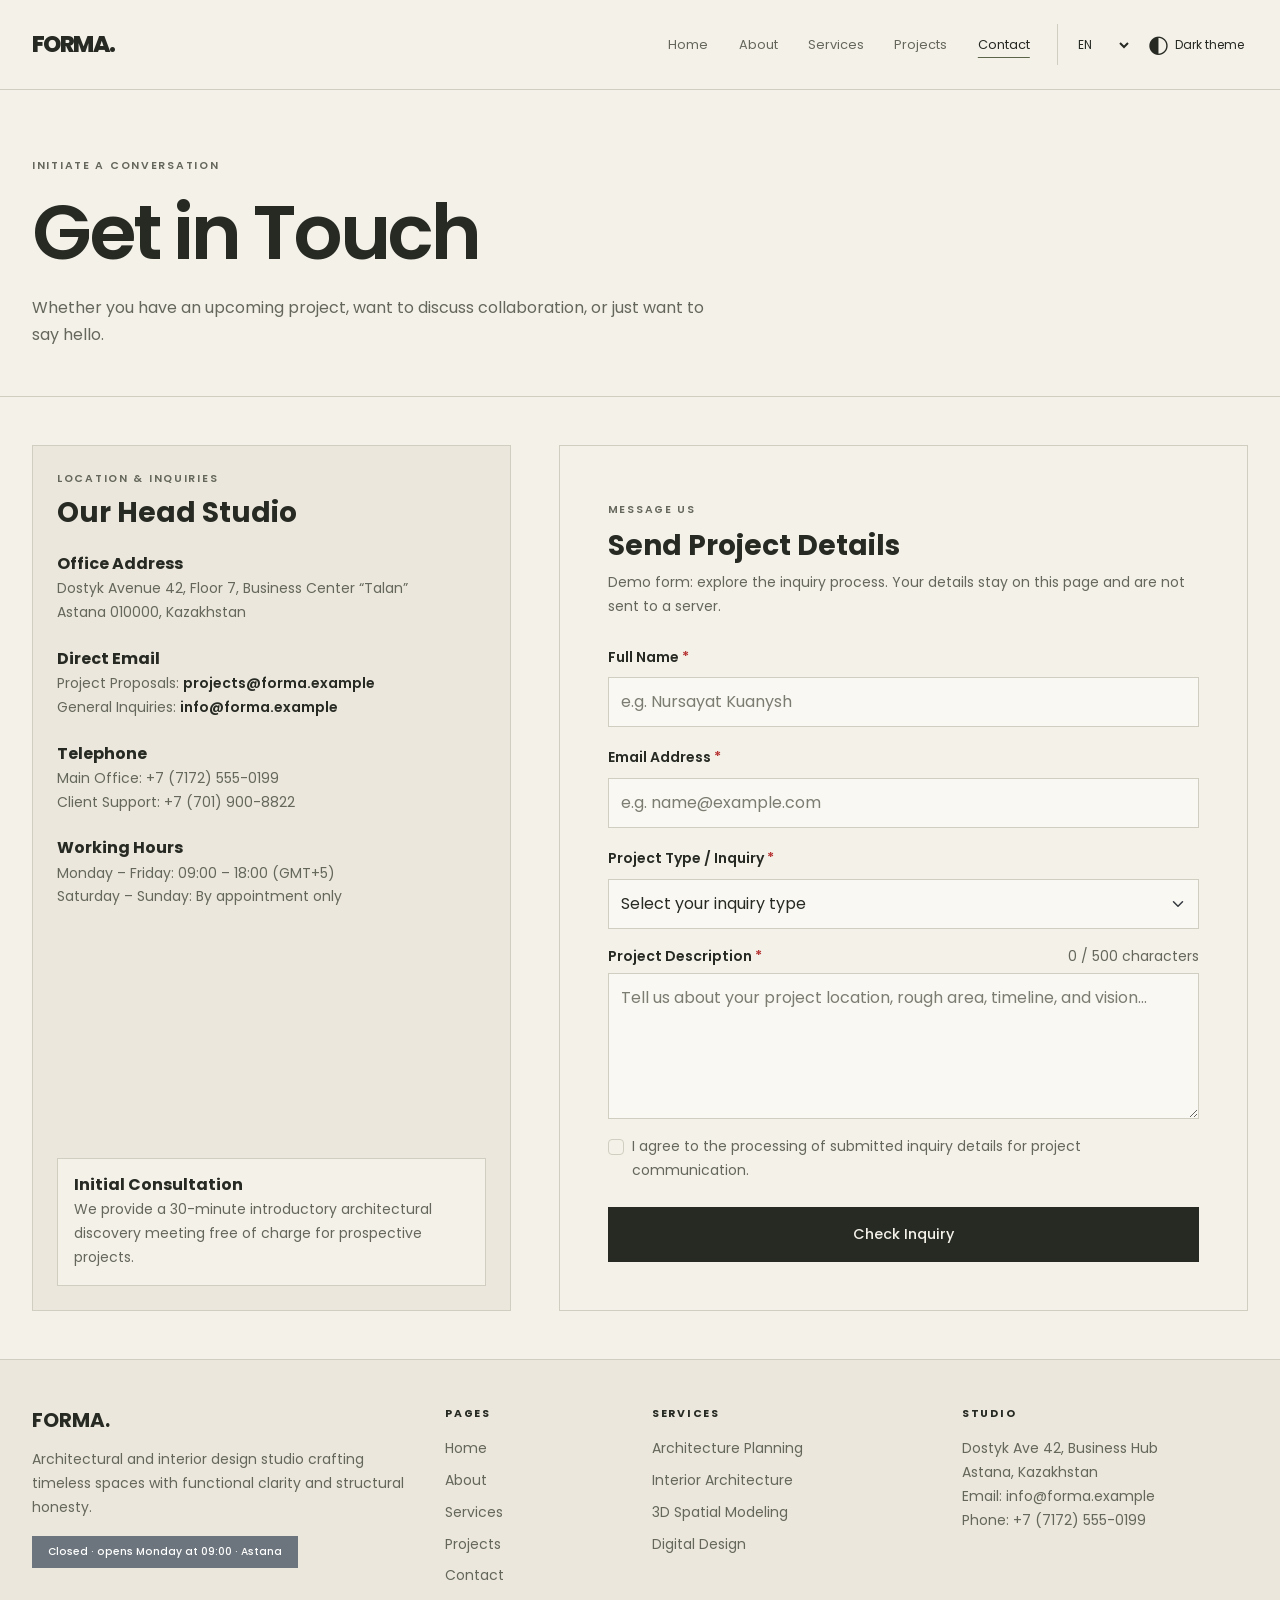
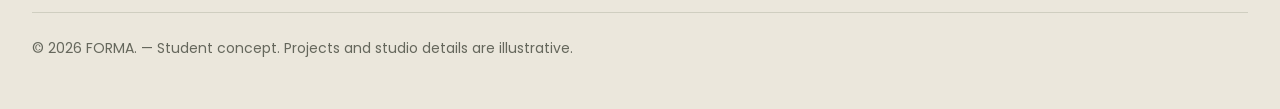
<file: contact.html>
<!DOCTYPE html>
<html lang="en">
    <head>
        <meta charset="UTF-8" />
        <meta name="viewport" content="width=device-width, initial-scale=1.0" />
        <title>Contact Us — FORMA Studio</title>
        <link rel="stylesheet" href="fonts/fonts.css" />
        <link href="vendor/bootstrap.min.css" rel="stylesheet" />
        <link rel="stylesheet" href="css/style.css" />
        <script src="js/theme.js"></script>
    </head>
    <body class="d-flex flex-column min-vh-100 page-contact">
        <a class="skip-link" href="#mainContent">Skip to content</a>
        <!-- Navigation -->
        <nav class="navbar navbar-expand-lg border-bottom sticky-top shadow-sm">
            <div class="container">
                <a class="navbar-brand" href="index.html">FORMA.</a>
                <div class="site-preferences">
                    <label for="languageSelect" class="visually-hidden">Language</label>
                    <select id="languageSelect" class="language-select" aria-label="Language">
                        <option value="en" lang="en">EN</option>
                        <option value="ru" lang="ru">RU</option>
                        <option value="kk" lang="kk">ҚАЗ</option>
                    </select>
                    <button
                        id="themeToggle"
                        class="theme-toggle"
                        type="button"
                        aria-pressed="false"
                        aria-label="Dark theme"
                    >
                        <span aria-hidden="true">◐</span><span class="theme-label">Dark theme</span>
                    </button>
                </div>
                <button
                    class="navbar-toggler"
                    type="button"
                    data-bs-toggle="collapse"
                    data-bs-target="#studioNav"
                    aria-controls="studioNav"
                    aria-expanded="false"
                    aria-label="Toggle navigation"
                >
                    <span class="navbar-toggler-icon"></span>
                </button>
                <div class="collapse navbar-collapse" id="studioNav">
                    <ul class="navbar-nav ms-auto mb-2 mb-lg-0 gap-lg-2">
                        <li class="nav-item">
                            <a class="nav-link" href="index.html">Home</a>
                        </li>
                        <li class="nav-item">
                            <a class="nav-link" href="about.html">About</a>
                        </li>
                        <li class="nav-item">
                            <a class="nav-link" href="services.html">Services</a>
                        </li>
                        <li class="nav-item">
                            <a class="nav-link" href="projects.html">Projects</a>
                        </li>
                        <li class="nav-item">
                            <a class="nav-link active" aria-current="page" href="contact.html"
                                >Contact</a
                            >
                        </li>
                    </ul>
                    <div class="nav-cta ms-lg-3 mt-3 mt-lg-0">
                        <a href="contact.html" class="btn btn-outline-dark btn-sm px-3"
                            >Get Started</a
                        >
                    </div>
                </div>
            </div>
        </nav>
        <header class="page-header text-center">
            <div class="container">
                <span class="text-uppercase text-secondary small fw-semibold"
                    >Initiate a Conversation</span
                >
                <h1 class="display-5 fw-bold mt-2 mb-3">Get in Touch</h1>
                <p class="lead text-secondary mx-auto mb-0" style="max-width: 680px">
                    Whether you have an upcoming project, want to discuss collaboration, or just
                    want to say hello.
                </p>
            </div>
        </header>
        <main id="mainContent" tabindex="-1" class="container my-5">
            <div class="row g-5">
                <div class="col-12 col-lg-5">
                    <div class="p-4 bg-light rounded-4 border h-100 d-flex flex-column">
                        <span class="text-uppercase text-secondary small fw-semibold"
                            >Location & Inquiries</span
                        >
                        <h2 class="h3 fw-bold mt-2 mb-4">Our Head Studio</h2>

                        <div class="d-flex flex-column gap-4 mb-4 flex-grow-1">
                            <div>
                                <h3 class="h6 fw-bold mb-1 text-dark">Office Address</h3>
                                <p class="text-secondary small mb-0">
                                    Dostyk Avenue 42, Floor 7, Business Center
                                    &ldquo;Talan&rdquo;<br />
                                    Astana 010000, Kazakhstan
                                </p>
                            </div>

                            <div>
                                <h3 class="h6 fw-bold mb-1 text-dark">Direct Email</h3>
                                <p class="text-secondary small mb-0">
                                    Project Proposals:
                                    <a
                                        href="mailto:projects@forma.example"
                                        class="text-dark fw-semibold"
                                        >projects@forma.example</a
                                    ><br />
                                    General Inquiries:
                                    <a
                                        href="mailto:info@forma.example"
                                        class="text-dark fw-semibold"
                                        >info@forma.example</a
                                    >
                                </p>
                            </div>

                            <div>
                                <h3 class="h6 fw-bold mb-1 text-dark">Telephone</h3>
                                <p class="text-secondary small mb-0">
                                    Main Office: +7 (7172) 555-0199<br />
                                    Client Support: +7 (701) 900-8822
                                </p>
                            </div>

                            <div>
                                <h3 class="h6 fw-bold mb-1 text-dark">Working Hours</h3>
                                <p class="text-secondary small mb-2">
                                    Monday &ndash; Friday: 09:00 &ndash; 18:00 (GMT+5)<br />
                                    Saturday &ndash; Sunday: By appointment only
                                </p>
                            </div>
                        </div>
                        <div class="p-3 bg-white rounded-3 border">
                            <h4 class="h6 fw-bold mb-1 text-dark">Initial Consultation</h4>
                            <p class="small text-secondary mb-0">
                                We provide a 30-minute introductory architectural discovery meeting
                                free of charge for prospective projects.
                            </p>
                        </div>
                    </div>
                </div>
                <div class="col-12 col-lg-7">
                    <div class="p-4 p-md-5 bg-white rounded-4 border shadow-sm">
                        <span class="text-uppercase text-secondary small fw-semibold"
                            >Message Us</span
                        >
                        <h2 class="h3 fw-bold mt-2 mb-2">Send Project Details</h2>
                        <p class="text-secondary small mb-4">
                            Demo form: explore the inquiry process. Your details stay on this page
                            and are not sent to a server.
                        </p>
                        <div
                            id="contactAlert"
                            tabindex="-1"
                            data-live
                            class="alert mb-4"
                            style="display: none"
                            role="alert"
                        ></div>
                        <form id="contactForm" novalidate>
                            <section id="inquiryEstimate" class="inquiry-estimate mb-4" hidden>
                                <h3 class="h6">Your project estimate</h3>
                                <p class="estimate-details small" data-live></p>
                                <a href="services.html" class="small">Change estimate</a>
                            </section>
                            <div class="mb-3">
                                <label for="userName" class="form-label fw-semibold small"
                                    >Full Name <span class="text-danger">*</span></label
                                >
                                <input
                                    type="text"
                                    class="form-control"
                                    id="userName"
                                    autocomplete="name"
                                    maxlength="100"
                                    placeholder="e.g. Nursayat Kuanysh"
                                    required
                                />
                                <div class="invalid-feedback">
                                    Please enter your full name (minimum 3 characters).
                                </div>
                            </div>
                            <div class="mb-3">
                                <label for="userEmail" class="form-label fw-semibold small"
                                    >Email Address <span class="text-danger">*</span></label
                                >
                                <input
                                    type="email"
                                    class="form-control"
                                    id="userEmail"
                                    autocomplete="email"
                                    maxlength="254"
                                    placeholder="e.g. name@example.com"
                                    required
                                />
                                <div class="invalid-feedback">
                                    Please provide a valid email address.
                                </div>
                            </div>
                            <div class="mb-3">
                                <label for="userSubject" class="form-label fw-semibold small"
                                    >Project Type / Inquiry
                                    <span class="text-danger">*</span></label
                                >
                                <select class="form-select" id="userSubject" required>
                                    <option value="" selected disabled>
                                        Select your inquiry type
                                    </option>
                                    <option value="Architecture">Residential Architecture</option>
                                    <option value="Interior">Commercial Interior Design</option>
                                    <option value="BIM">3D BIM & Visualization</option>
                                    <option value="Consultation">
                                        General Consultation / Press
                                    </option>
                                </select>
                                <div class="invalid-feedback">Please choose an inquiry topic.</div>
                            </div>
                            <div class="mb-3">
                                <div class="d-flex justify-content-between align-items-center mb-1">
                                    <label
                                        for="userMessage"
                                        class="form-label fw-semibold small mb-0"
                                        >Project Description
                                        <span class="text-danger">*</span></label
                                    >
                                    <span id="charCount" data-live class="small text-secondary"
                                        >0 / 500 characters</span
                                    >
                                </div>
                                <textarea
                                    class="form-control"
                                    id="userMessage"
                                    rows="5"
                                    maxlength="500"
                                    placeholder="Tell us about your project location, rough area, timeline, and vision..."
                                    required
                                ></textarea>
                                <div class="invalid-feedback">
                                    Please write a brief description (at least 10 characters).
                                </div>
                            </div>
                            <div class="mb-4">
                                <div class="form-check">
                                    <input
                                        class="form-check-input"
                                        type="checkbox"
                                        id="userConsent"
                                        required
                                    />
                                    <label
                                        class="form-check-label small text-secondary"
                                        for="userConsent"
                                    >
                                        I agree to the processing of submitted inquiry details for
                                        project communication.
                                    </label>
                                    <div class="invalid-feedback">
                                        You must accept the terms before submitting.
                                    </div>
                                </div>
                            </div>
                            <button type="submit" class="btn btn-dark btn-lg w-100">
                                Check Inquiry
                            </button>
                        </form>
                    </div>
                </div>
            </div>
        </main>
        <!-- Footer -->
        <footer class="py-5 text-light mt-auto">
            <div class="container">
                <div class="row g-4 mb-4">
                    <div class="col-12 col-md-4">
                        <h3 class="h5 fw-bold text-white mb-3">FORMA.</h3>
                        <p class="small text-secondary mb-3">
                            Architectural and interior design studio crafting timeless spaces with
                            functional clarity and structural honesty.
                        </p>
                        <div
                            id="officeStatusBadge"
                            data-live
                            class="badge bg-secondary text-white py-2 px-3"
                        >
                            Checking studio status...
                        </div>
                    </div>
                    <div class="col-6 col-md-2">
                        <h4 class="h6 text-uppercase text-white fw-bold mb-3">Pages</h4>
                        <ul class="list-unstyled small d-flex flex-column gap-2 mb-0">
                            <li><a href="index.html">Home</a></li>
                            <li><a href="about.html">About</a></li>
                            <li><a href="services.html">Services</a></li>
                            <li><a href="projects.html">Projects</a></li>
                            <li><a href="contact.html">Contact</a></li>
                        </ul>
                    </div>
                    <div class="col-6 col-md-3">
                        <h4 class="h6 text-uppercase text-white fw-bold mb-3">Services</h4>
                        <ul class="list-unstyled small d-flex flex-column gap-2 mb-0">
                            <li><a href="services.html">Architecture Planning</a></li>
                            <li><a href="services.html">Interior Architecture</a></li>
                            <li><a href="services.html">3D Spatial Modeling</a></li>
                            <li><a href="services.html">Digital Design</a></li>
                        </ul>
                    </div>
                    <div class="col-12 col-md-3">
                        <h4 class="h6 text-uppercase text-white fw-bold mb-3">Studio</h4>
                        <address class="small text-secondary mb-0 not-italic">
                            Dostyk Ave 42, Business Hub<br />
                            Astana, Kazakhstan<br />
                            Email: info@forma.example<br />
                            Phone: +7 (7172) 555-0199
                        </address>
                    </div>
                </div>

                <div class="footer-divider pt-4 text-center small text-secondary">
                    <p class="mb-0">
                        © 2026 FORMA. — Student concept. Projects and studio details are
                        illustrative.
                    </p>
                </div>
            </div>
        </footer>
        <button id="backToTopBtn" type="button" title="Back to top" aria-label="Back to top">
            &#8593;
        </button>
        <script src="vendor/jquery-3.7.1.min.js"></script>
        <script src="vendor/bootstrap.bundle.min.js"></script>
        <script src="js/translations.js"></script>
        <script src="js/language.js"></script>
        <script src="js/main.js"></script>
        <script src="js/estimate.js"></script>
    </body>
</html>
</file>
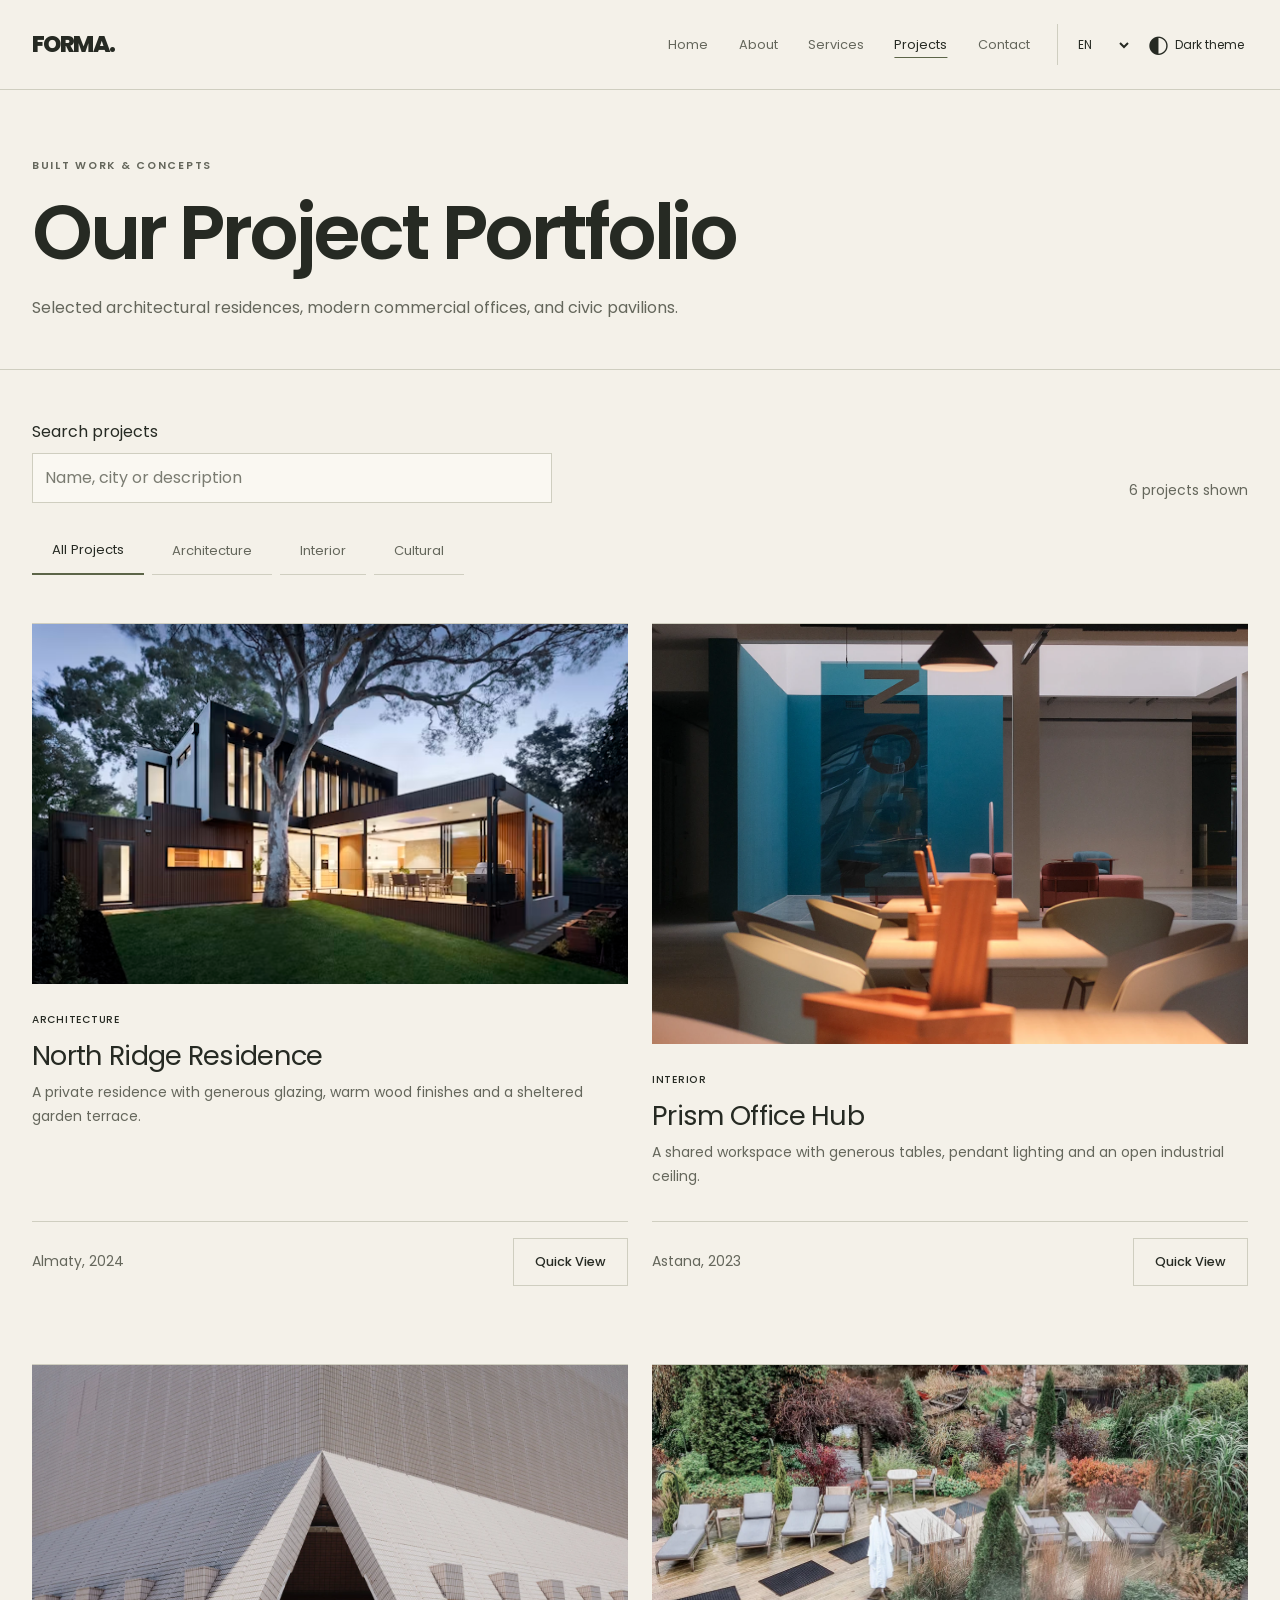
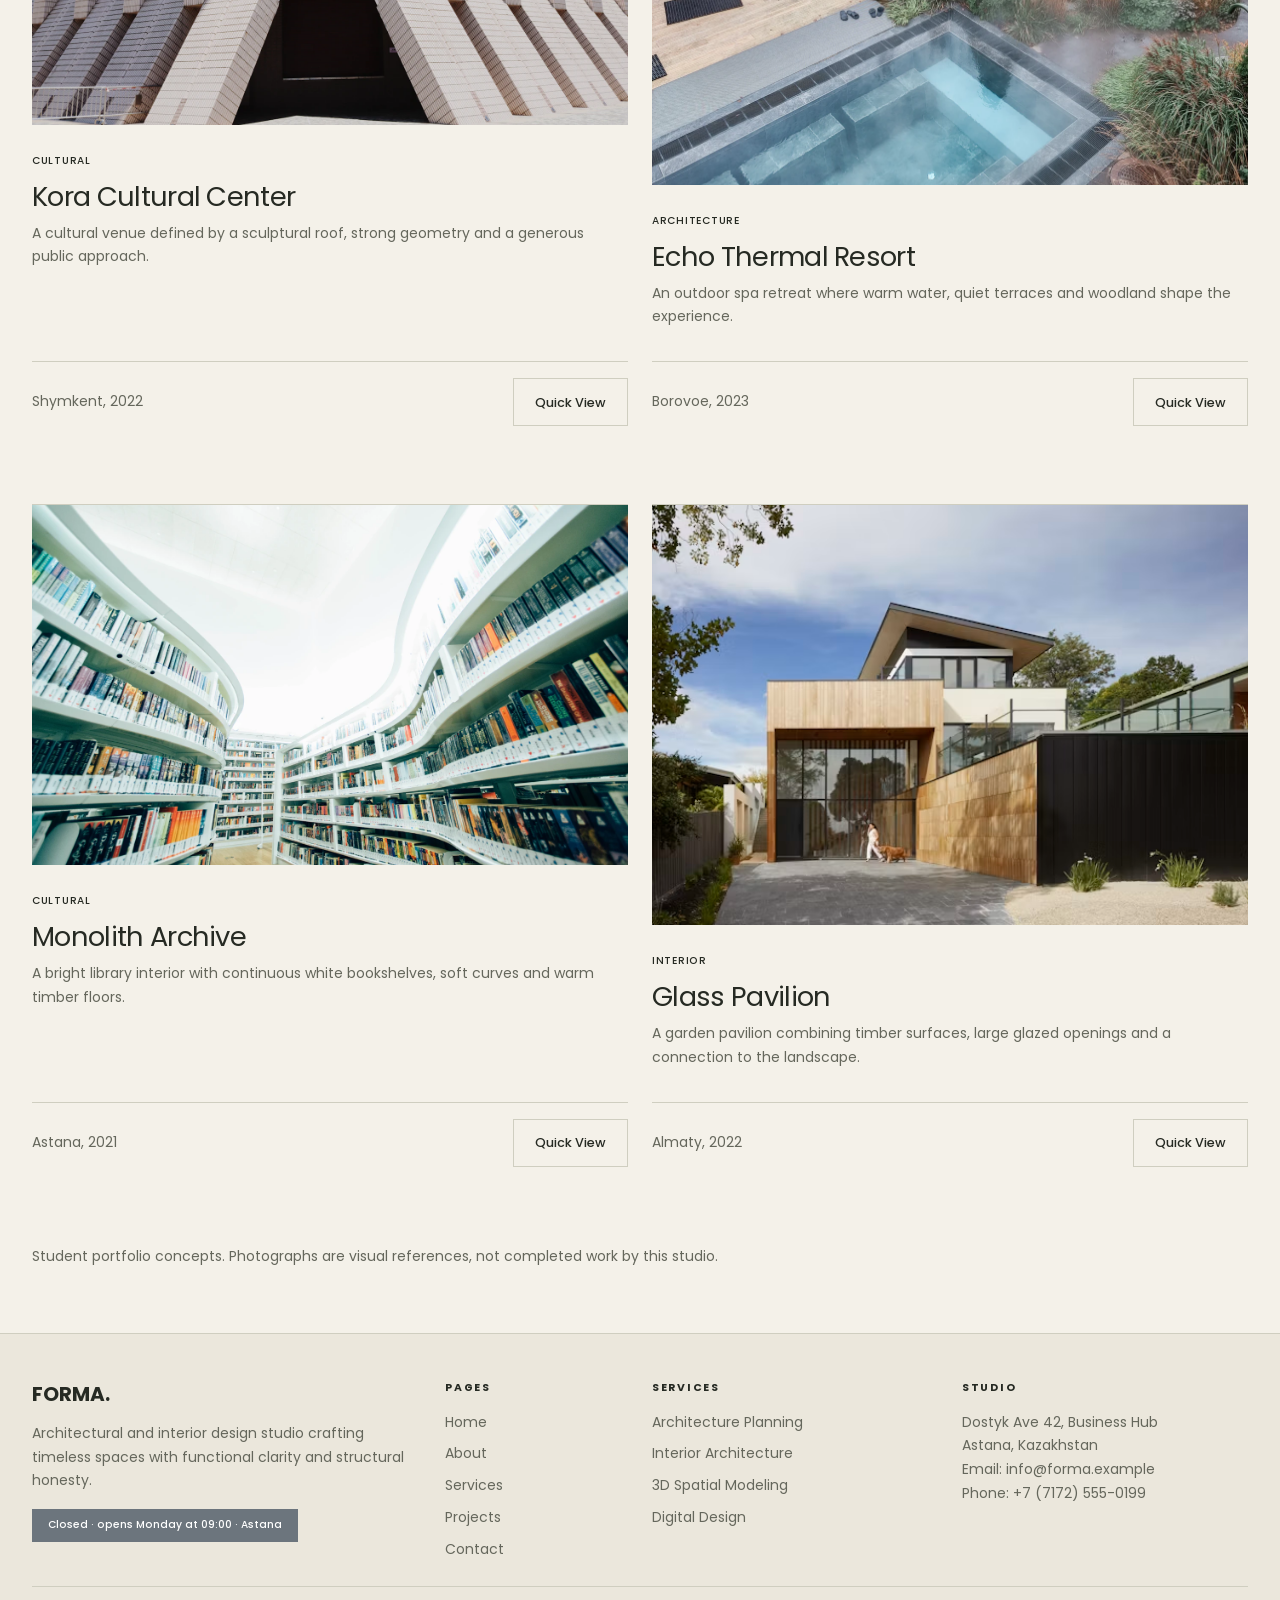
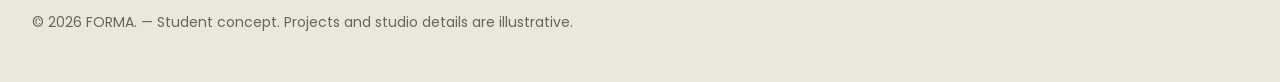
<file: projects.html>
<!DOCTYPE html>
<html lang="en">
    <head>
        <meta charset="UTF-8" />
        <meta name="viewport" content="width=device-width, initial-scale=1.0" />
        <title>Projects & Portfolio — FORMA Studio</title>
        <link rel="stylesheet" href="fonts/fonts.css" />
        <link href="vendor/bootstrap.min.css" rel="stylesheet" />
        <link rel="stylesheet" href="css/style.css" />
        <script src="js/theme.js"></script>
    </head>
    <body class="d-flex flex-column min-vh-100 page-projects">
        <a class="skip-link" href="#mainContent">Skip to content</a>
        <!-- Navigation -->
        <nav class="navbar navbar-expand-lg border-bottom sticky-top shadow-sm">
            <div class="container">
                <a class="navbar-brand" href="index.html">FORMA.</a>
                <div class="site-preferences">
                    <label for="languageSelect" class="visually-hidden">Language</label>
                    <select id="languageSelect" class="language-select" aria-label="Language">
                        <option value="en" lang="en">EN</option>
                        <option value="ru" lang="ru">RU</option>
                        <option value="kk" lang="kk">ҚАЗ</option>
                    </select>
                    <button
                        id="themeToggle"
                        class="theme-toggle"
                        type="button"
                        aria-pressed="false"
                        aria-label="Dark theme"
                    >
                        <span aria-hidden="true">◐</span><span class="theme-label">Dark theme</span>
                    </button>
                </div>
                <button
                    class="navbar-toggler"
                    type="button"
                    data-bs-toggle="collapse"
                    data-bs-target="#studioNav"
                    aria-controls="studioNav"
                    aria-expanded="false"
                    aria-label="Toggle navigation"
                >
                    <span class="navbar-toggler-icon"></span>
                </button>
                <div class="collapse navbar-collapse" id="studioNav">
                    <ul class="navbar-nav ms-auto mb-2 mb-lg-0 gap-lg-2">
                        <li class="nav-item">
                            <a class="nav-link" href="index.html">Home</a>
                        </li>
                        <li class="nav-item">
                            <a class="nav-link" href="about.html">About</a>
                        </li>
                        <li class="nav-item">
                            <a class="nav-link" href="services.html">Services</a>
                        </li>
                        <li class="nav-item">
                            <a class="nav-link active" aria-current="page" href="projects.html"
                                >Projects</a
                            >
                        </li>
                        <li class="nav-item">
                            <a class="nav-link" href="contact.html">Contact</a>
                        </li>
                    </ul>
                    <div class="nav-cta ms-lg-3 mt-3 mt-lg-0">
                        <a href="contact.html" class="btn btn-outline-dark btn-sm px-3"
                            >Get Started</a
                        >
                    </div>
                </div>
            </div>
        </nav>
        <header class="page-header text-center">
            <div class="container">
                <span class="text-uppercase text-secondary small fw-semibold"
                    >Built Work & Concepts</span
                >
                <h1 class="display-5 fw-bold mt-2 mb-3">Our Project Portfolio</h1>
                <p class="lead text-secondary mx-auto mb-0" style="max-width: 680px">
                    Selected architectural residences, modern commercial offices, and civic
                    pavilions.
                </p>
            </div>
        </header>

        <main id="mainContent" tabindex="-1" class="container my-5">
            <div class="portfolio-tools mb-4">
                <div class="project-search">
                    <label for="projectSearch" class="form-label">Search projects</label>
                    <input
                        id="projectSearch"
                        type="search"
                        class="form-control"
                        placeholder="Name, city or description"
                        maxlength="100"
                        autocomplete="off"
                        aria-controls="projectGrid"
                    />
                </div>
                <p id="projectCount" data-live role="status" class="small text-secondary mb-0">
                    Loading projects…
                </p>
            </div>
            <div class="d-flex flex-wrap gap-2 mb-5" role="group" aria-label="Project categories">
                <button
                    type="button"
                    class="filter-btn active"
                    data-filter="all"
                    aria-pressed="true"
                >
                    All Projects
                </button>
                <button
                    type="button"
                    class="filter-btn"
                    data-filter="architecture"
                    aria-pressed="false"
                >
                    Architecture
                </button>
                <button
                    type="button"
                    class="filter-btn"
                    data-filter="interior"
                    aria-pressed="false"
                >
                    Interior
                </button>
                <button
                    type="button"
                    class="filter-btn"
                    data-filter="cultural"
                    aria-pressed="false"
                >
                    Cultural
                </button>
            </div>
            <div id="projectGrid" class="row g-4" data-live></div>
            <div id="noProjects" class="empty-projects" hidden>
                <h2 class="h4">No projects found</h2>
                <p class="text-secondary">Try another search or reset the filters.</p>
                <button id="resetProjects" class="btn btn-outline-dark" type="button">
                    Reset search and filters
                </button>
            </div>
            <p class="small text-secondary mt-4">
                Student portfolio concepts. Photographs are visual references, not completed work by
                this studio.
            </p>
        </main>

        <template id="projectCardTemplate">
            <div class="col-12 col-md-6 project-item">
                <article class="custom-card h-100 d-flex flex-column">
                    <div class="card-img-wrapper">
                        <img src="" alt="" loading="lazy" decoding="async" />
                    </div>
                    <div class="p-4 d-flex flex-column flex-grow-1">
                        <span
                            class="project-category badge bg-light text-dark align-self-start mb-2"
                        ></span>
                        <h2 class="project-name h5 fw-bold"></h2>
                        <p class="project-summary text-secondary small flex-grow-1"></p>
                        <div
                            class="project-card-footer d-flex justify-content-between align-items-center gap-3 mt-3 pt-3 border-top"
                        >
                            <span class="project-location small text-secondary"></span>
                            <button
                                class="project-open btn btn-outline-dark btn-sm"
                                type="button"
                                data-bs-toggle="modal"
                                data-bs-target="#projectModal"
                            ></button>
                        </div>
                    </div>
                </article>
            </div>
        </template>

        <div
            class="modal fade"
            id="projectModal"
            tabindex="-1"
            aria-labelledby="projectModalTitle"
            aria-hidden="true"
        >
            <div class="modal-dialog modal-lg modal-dialog-centered modal-dialog-scrollable">
                <div class="modal-content">
                    <div class="modal-header">
                        <h2 id="projectModalTitle" class="modal-title h5" data-live></h2>
                        <button
                            type="button"
                            class="btn-close"
                            data-bs-dismiss="modal"
                            aria-label="Close"
                        ></button>
                    </div>
                    <div class="modal-body">
                        <img class="project-detail-image w-100 mb-3" src="images/1.avif" alt="" data-live />
                        <h3 class="h6">Project Overview</h3>
                        <p class="project-description text-secondary" data-live></p>
                        <dl class="project-facts">
                            <div>
                                <dt>Area:</dt>
                                <dd class="project-area" data-live></dd>
                            </div>
                            <div>
                                <dt>Year:</dt>
                                <dd class="project-year" data-live></dd>
                            </div>
                            <div>
                                <dt>City:</dt>
                                <dd class="project-city" data-live></dd>
                            </div>
                            <div>
                                <dt>Type:</dt>
                                <dd class="project-type" data-live></dd>
                            </div>
                        </dl>
                        <p class="project-credit small text-secondary" hidden>
                            <span>Reference photo:</span>
                            <a target="_blank" rel="noopener noreferrer" data-live></a>
                        </p>
                    </div>
                    <div class="modal-footer">
                        <button type="button" class="btn btn-outline-dark" data-bs-dismiss="modal">
                            Close
                        </button>
                        <a class="project-inquiry btn btn-dark" href="contact.html"
                            >Inquire Similar Project</a
                        >
                    </div>
                </div>
            </div>
        </div>
        <!-- Offline copy for direct file opening. The HTTP version loads data/projects.json. -->
        <script type="application/json" id="projectsOffline">
            [
                {
                    "id": "north-ridge",
                    "name": "North Ridge Residence",
                    "category": "architecture",
                    "city": "Almaty",
                    "year": 2024,
                    "area": 420,
                    "type": "Residential",
                    "image": "images/1.avif",
                    "alt": "Modern Minimalist Villa Facade",
                    "summary": "A private residence with generous glazing, warm wood finishes and a sheltered garden terrace.",
                    "description": "The residential concept brings daylight into the living spaces through floor-to-ceiling windows. Deep roof edges shade the terrace, while timber surfaces connect the house to its garden."
                },
                {
                    "id": "prism-office",
                    "name": "Prism Office Hub",
                    "category": "interior",
                    "city": "Astana",
                    "year": 2023,
                    "area": 1150,
                    "type": "Commercial",
                    "image": "images/office.webp",
                    "alt": "Office interior with shared tables and pendant lighting",
                    "summary": "A shared workspace with generous tables, pendant lighting and an open industrial ceiling.",
                    "description": "This office concept balances collaborative work with a calm material palette. Shared tables encourage conversation, while suspended lighting defines smaller working areas within the open room.",
                    "credit": {
                        "author": "Tim Schmidbauer",
                        "url": "https://unsplash.com/photos/yEh5-9l9L3A"
                    }
                },
                {
                    "id": "kora-center",
                    "name": "Kora Cultural Center",
                    "category": "cultural",
                    "city": "Shymkent",
                    "year": 2022,
                    "area": 3200,
                    "type": "Cultural / Civic",
                    "image": "images/cultural-center.webp",
                    "alt": "Geometric facade and roof of a cultural centre",
                    "summary": "A cultural venue defined by a sculptural roof, strong geometry and a generous public approach.",
                    "description": "The cultural centre concept explores how a distinctive roof can give a public building its identity. A clear entrance and sheltered circulation connect gathering spaces, exhibitions and performance areas.",
                    "credit": {
                        "author": "Kara M",
                        "url": "https://unsplash.com/photos/UprLv_V_2LU"
                    }
                },
                {
                    "id": "echo-resort",
                    "name": "Echo Thermal Resort",
                    "category": "architecture",
                    "city": "Borovoe",
                    "year": 2023,
                    "area": 2400,
                    "type": "Hospitality",
                    "image": "images/forest-spa.webp",
                    "alt": "Outdoor spa pool surrounded by trees and lounge chairs",
                    "summary": "An outdoor spa retreat where warm water, quiet terraces and woodland shape the experience.",
                    "description": "The retreat concept places a thermal pool at the centre of a sheltered outdoor landscape. Seating areas and planted edges create places to pause, with views of the surrounding trees throughout the site.",
                    "credit": {
                        "author": "Storiès",
                        "url": "https://unsplash.com/photos/jI9vXU8RqaA"
                    }
                },
                {
                    "id": "monolith-archive",
                    "name": "Monolith Archive",
                    "category": "cultural",
                    "city": "Astana",
                    "year": 2021,
                    "area": 4800,
                    "type": "Civic Archive",
                    "image": "images/library.webp",
                    "alt": "Curved white library shelves filled with books",
                    "summary": "A bright library interior with continuous white bookshelves, soft curves and warm timber floors.",
                    "description": "The library concept uses curved shelving to guide movement between collections and reading areas. White surfaces reflect daylight, while the timber floor brings warmth to a quiet public interior.",
                    "credit": {
                        "author": "CHUTTERSNAP",
                        "url": "https://unsplash.com/photos/AG2Ct_DqCh0"
                    }
                },
                {
                    "id": "glass-pavilion",
                    "name": "Glass Pavilion",
                    "category": "interior",
                    "city": "Almaty",
                    "year": 2022,
                    "area": 180,
                    "type": "Gallery Pavilion",
                    "image": "images/7.avif",
                    "alt": "Garden pavilion with timber walls and large glazed openings",
                    "summary": "A garden pavilion combining timber surfaces, large glazed openings and a connection to the landscape.",
                    "description": "The pavilion concept links a flexible exhibition room with an outdoor garden. Large openings frame the planting, while warm wall finishes give the small building a domestic sense of scale."
                }
            ]
        </script>

        <!-- Footer -->
        <footer class="py-5 text-light mt-auto">
            <div class="container">
                <div class="row g-4 mb-4">
                    <div class="col-12 col-md-4">
                        <h3 class="h5 fw-bold text-white mb-3">FORMA.</h3>
                        <p class="small text-secondary mb-3">
                            Architectural and interior design studio crafting timeless spaces with
                            functional clarity and structural honesty.
                        </p>
                        <div
                            id="officeStatusBadge"
                            data-live
                            class="badge bg-secondary text-white py-2 px-3"
                        >
                            Checking studio status...
                        </div>
                    </div>
                    <div class="col-6 col-md-2">
                        <h4 class="h6 text-uppercase text-white fw-bold mb-3">Pages</h4>
                        <ul class="list-unstyled small d-flex flex-column gap-2 mb-0">
                            <li><a href="index.html">Home</a></li>
                            <li><a href="about.html">About</a></li>
                            <li><a href="services.html">Services</a></li>
                            <li><a href="projects.html">Projects</a></li>
                            <li><a href="contact.html">Contact</a></li>
                        </ul>
                    </div>
                    <div class="col-6 col-md-3">
                        <h4 class="h6 text-uppercase text-white fw-bold mb-3">Services</h4>
                        <ul class="list-unstyled small d-flex flex-column gap-2 mb-0">
                            <li><a href="services.html">Architecture Planning</a></li>
                            <li><a href="services.html">Interior Architecture</a></li>
                            <li><a href="services.html">3D Spatial Modeling</a></li>
                            <li><a href="services.html">Digital Design</a></li>
                        </ul>
                    </div>
                    <div class="col-12 col-md-3">
                        <h4 class="h6 text-uppercase text-white fw-bold mb-3">Studio</h4>
                        <address class="small text-secondary mb-0 not-italic">
                            Dostyk Ave 42, Business Hub<br />
                            Astana, Kazakhstan<br />
                            Email: info@forma.example<br />
                            Phone: +7 (7172) 555-0199
                        </address>
                    </div>
                </div>

                <div class="footer-divider pt-4 text-center small text-secondary">
                    <p class="mb-0">
                        © 2026 FORMA. — Student concept. Projects and studio details are
                        illustrative.
                    </p>
                </div>
            </div>
        </footer>
        <button id="backToTopBtn" type="button" title="Back to top" aria-label="Back to top">
            &#8593;
        </button>
        <script src="vendor/jquery-3.7.1.min.js"></script>
        <script src="vendor/bootstrap.bundle.min.js"></script>
        <script src="js/translations.js"></script>
        <script src="js/language.js"></script>
        <script src="js/main.js"></script>
        <script src="js/projects.js"></script>
    </body>
</html>
</file>
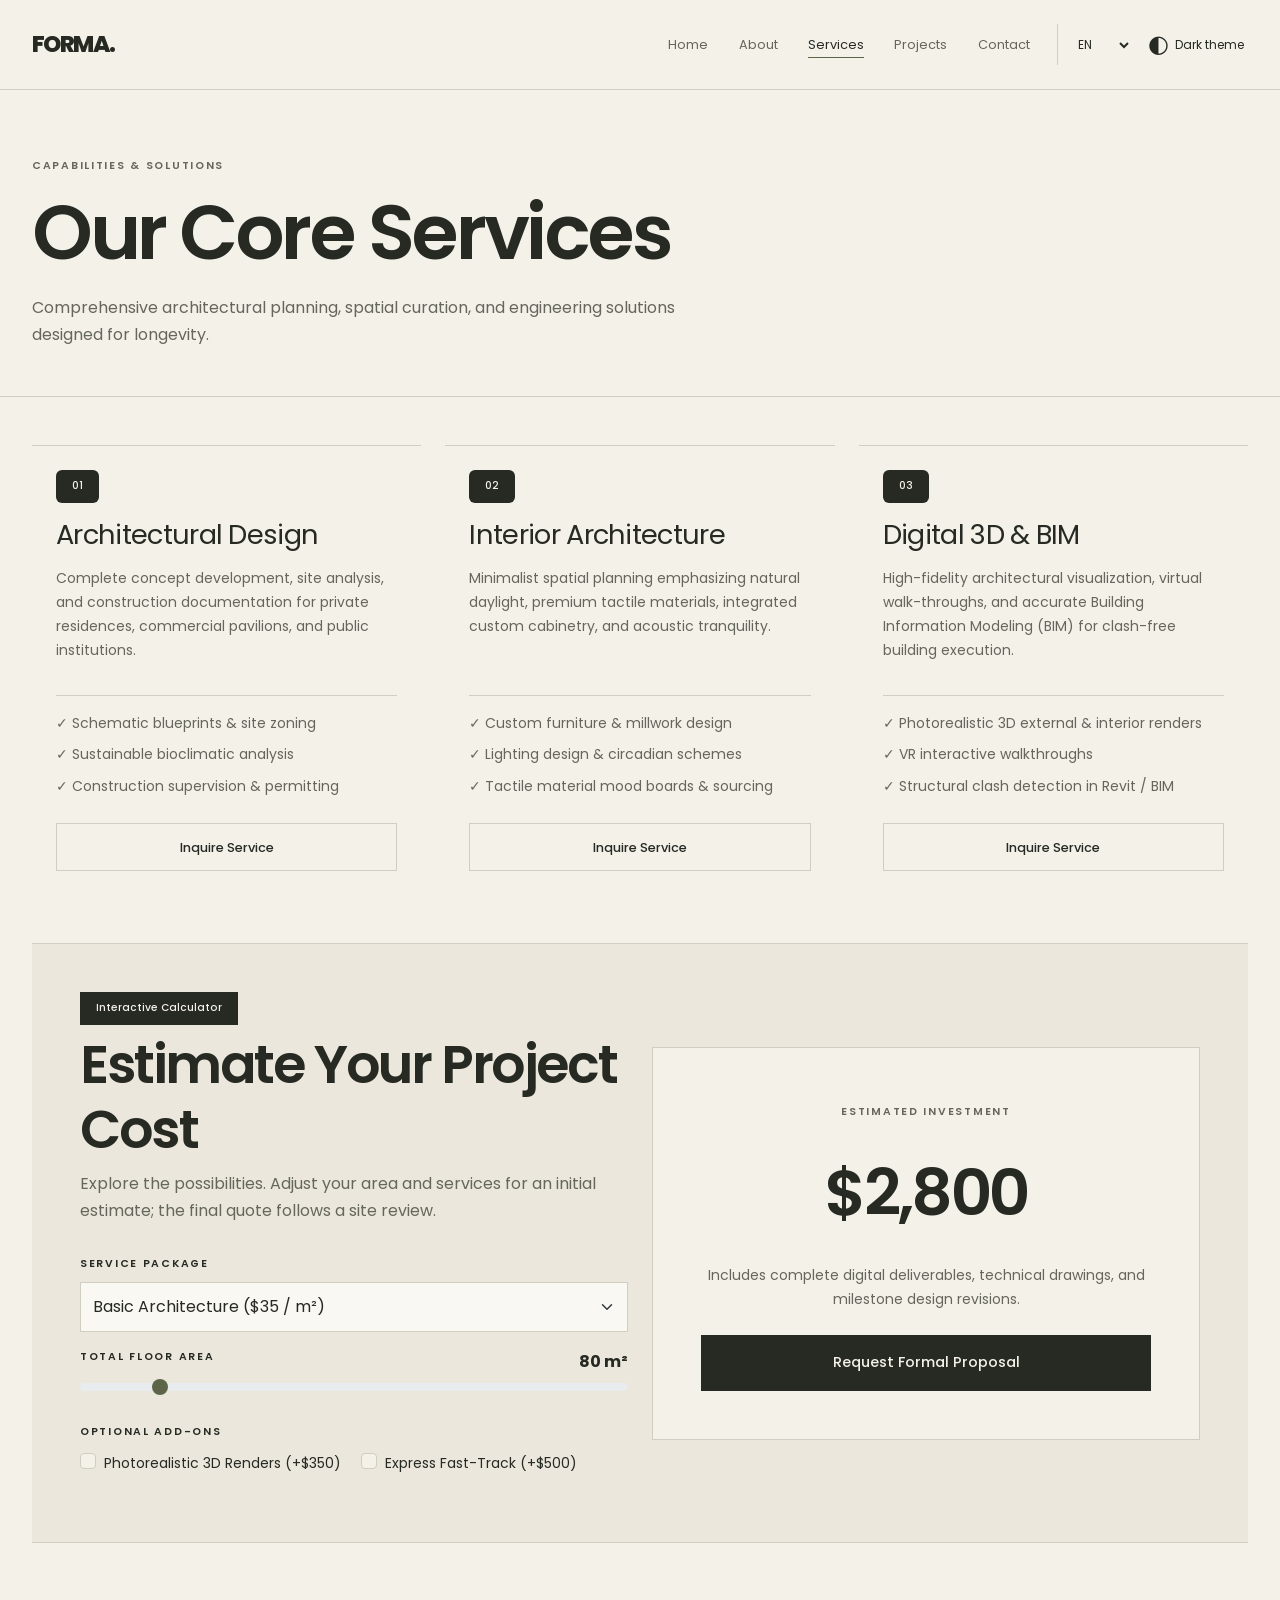
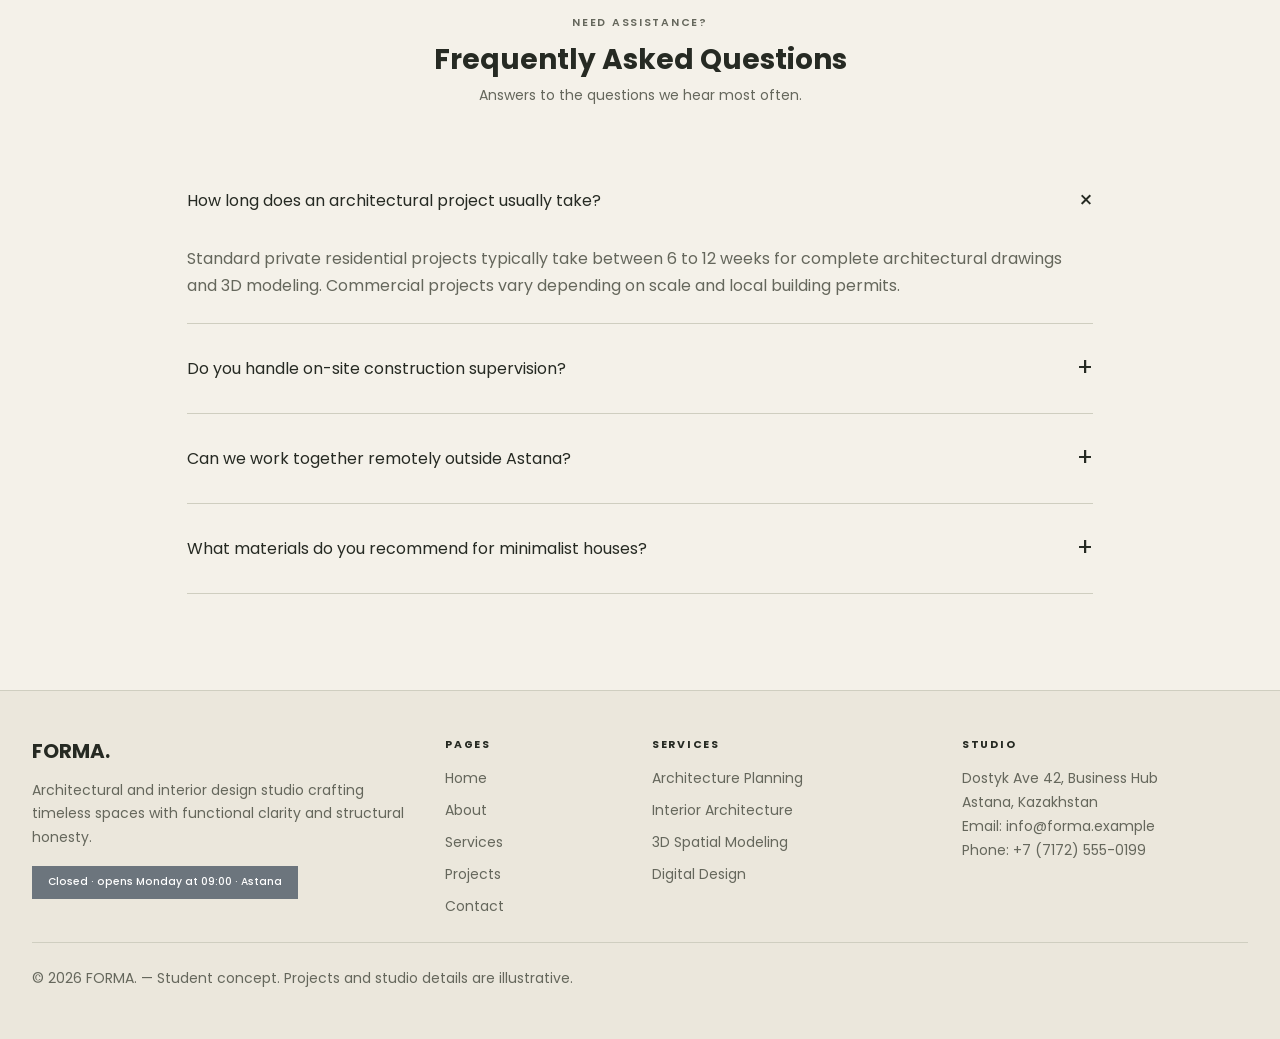
<file: services.html>
<!DOCTYPE html>
<html lang="en">
    <head>
        <meta charset="UTF-8" />
        <meta name="viewport" content="width=device-width, initial-scale=1.0" />
        <title>Services & Pricing — FORMA Studio</title>
        <link rel="stylesheet" href="fonts/fonts.css" />
        <link href="vendor/bootstrap.min.css" rel="stylesheet" />
        <link rel="stylesheet" href="css/style.css" />
        <script src="js/theme.js"></script>
    </head>
    <body class="d-flex flex-column min-vh-100 page-services">
        <a class="skip-link" href="#mainContent">Skip to content</a>
        <!-- Navigation -->
        <nav class="navbar navbar-expand-lg border-bottom sticky-top shadow-sm">
            <div class="container">
                <a class="navbar-brand" href="index.html">FORMA.</a>
                <div class="site-preferences">
                    <label for="languageSelect" class="visually-hidden">Language</label>
                    <select id="languageSelect" class="language-select" aria-label="Language">
                        <option value="en" lang="en">EN</option>
                        <option value="ru" lang="ru">RU</option>
                        <option value="kk" lang="kk">ҚАЗ</option>
                    </select>
                    <button
                        id="themeToggle"
                        class="theme-toggle"
                        type="button"
                        aria-pressed="false"
                        aria-label="Dark theme"
                    >
                        <span aria-hidden="true">◐</span><span class="theme-label">Dark theme</span>
                    </button>
                </div>
                <button
                    class="navbar-toggler"
                    type="button"
                    data-bs-toggle="collapse"
                    data-bs-target="#studioNav"
                    aria-controls="studioNav"
                    aria-expanded="false"
                    aria-label="Toggle navigation"
                >
                    <span class="navbar-toggler-icon"></span>
                </button>
                <div class="collapse navbar-collapse" id="studioNav">
                    <ul class="navbar-nav ms-auto mb-2 mb-lg-0 gap-lg-2">
                        <li class="nav-item">
                            <a class="nav-link" href="index.html">Home</a>
                        </li>
                        <li class="nav-item">
                            <a class="nav-link" href="about.html">About</a>
                        </li>
                        <li class="nav-item">
                            <a class="nav-link active" aria-current="page" href="services.html"
                                >Services</a
                            >
                        </li>
                        <li class="nav-item">
                            <a class="nav-link" href="projects.html">Projects</a>
                        </li>
                        <li class="nav-item">
                            <a class="nav-link" href="contact.html">Contact</a>
                        </li>
                    </ul>
                    <div class="nav-cta ms-lg-3 mt-3 mt-lg-0">
                        <a href="contact.html" class="btn btn-outline-dark btn-sm px-3"
                            >Get Started</a
                        >
                    </div>
                </div>
            </div>
        </nav>
        <header class="page-header text-center">
            <div class="container">
                <span class="text-uppercase text-secondary small fw-semibold"
                    >Capabilities & Solutions</span
                >
                <h1 class="display-5 fw-bold mt-2 mb-3">Our Core Services</h1>
                <p class="lead text-secondary mx-auto mb-0" style="max-width: 680px">
                    Comprehensive architectural planning, spatial curation, and engineering
                    solutions designed for longevity.
                </p>
            </div>
        </header>
        <main id="mainContent" tabindex="-1" class="container my-5">
            <div class="row g-4 mb-5">
                <div class="col-12 col-md-6 col-lg-4">
                    <div class="custom-card h-100 p-4 d-flex flex-column">
                        <div class="mb-3">
                            <span class="badge bg-dark text-white px-3 py-2 rounded-2">01</span>
                        </div>
                        <h2 class="h4 fw-bold">Architectural Design</h2>
                        <p class="text-secondary small mt-2 flex-grow-1">
                            Complete concept development, site analysis, and construction
                            documentation for private residences, commercial pavilions, and public
                            institutions.
                        </p>
                        <ul
                            class="list-unstyled small text-secondary my-3 border-top pt-3 d-flex flex-column gap-2"
                        >
                            <li>✓ Schematic blueprints & site zoning</li>
                            <li>✓ Sustainable bioclimatic analysis</li>
                            <li>✓ Construction supervision & permitting</li>
                        </ul>
                        <a href="contact.html" class="btn btn-outline-dark btn-sm w-100 mt-2"
                            >Inquire Service</a
                        >
                    </div>
                </div>
                <div class="col-12 col-md-6 col-lg-4">
                    <div class="custom-card h-100 p-4 d-flex flex-column">
                        <div class="mb-3">
                            <span class="badge bg-dark text-white px-3 py-2 rounded-2">02</span>
                        </div>
                        <h2 class="h4 fw-bold">Interior Architecture</h2>
                        <p class="text-secondary small mt-2 flex-grow-1">
                            Minimalist spatial planning emphasizing natural daylight, premium
                            tactile materials, integrated custom cabinetry, and acoustic
                            tranquility.
                        </p>
                        <ul
                            class="list-unstyled small text-secondary my-3 border-top pt-3 d-flex flex-column gap-2"
                        >
                            <li>✓ Custom furniture & millwork design</li>
                            <li>✓ Lighting design & circadian schemes</li>
                            <li>✓ Tactile material mood boards & sourcing</li>
                        </ul>
                        <a href="contact.html" class="btn btn-outline-dark btn-sm w-100 mt-2"
                            >Inquire Service</a
                        >
                    </div>
                </div>
                <div class="col-12 col-md-6 col-lg-4">
                    <div class="custom-card h-100 p-4 d-flex flex-column">
                        <div class="mb-3">
                            <span class="badge bg-dark text-white px-3 py-2 rounded-2">03</span>
                        </div>
                        <h2 class="h4 fw-bold">Digital 3D & BIM</h2>
                        <p class="text-secondary small mt-2 flex-grow-1">
                            High-fidelity architectural visualization, virtual walk-throughs, and
                            accurate Building Information Modeling (BIM) for clash-free building
                            execution.
                        </p>
                        <ul
                            class="list-unstyled small text-secondary my-3 border-top pt-3 d-flex flex-column gap-2"
                        >
                            <li>✓ Photorealistic 3D external & interior renders</li>
                            <li>✓ VR interactive walkthroughs</li>
                            <li>✓ Structural clash detection in Revit / BIM</li>
                        </ul>
                        <a href="contact.html" class="btn btn-outline-dark btn-sm w-100 mt-2"
                            >Inquire Service</a
                        >
                    </div>
                </div>
            </div>
            <section class="calculator-box my-5">
                <div class="row align-items-center g-4">
                    <div class="col-12 col-lg-6">
                        <span class="badge bg-dark text-white px-3 py-2 rounded-pill mb-2"
                            >Interactive Calculator</span
                        >
                        <h2 class="display-6 fw-bold">Estimate Your Project Cost</h2>
                        <p class="text-secondary mt-2">
                            Explore the possibilities. Adjust your area and services for an initial
                            estimate; the final quote follows a site review.
                        </p>

                        <form id="priceEstimatorForm" class="mt-4" onsubmit="return false;">
                            <div class="mb-3">
                                <label
                                    for="servicePackage"
                                    class="form-label fw-semibold small text-uppercase"
                                    >Service Package</label
                                >
                                <select id="servicePackage" class="form-select">
                                    <option value="35" selected>
                                        Basic Architecture ($35 / m²)
                                    </option>
                                    <option value="65">
                                        Architecture & Interior Combined ($65 / m²)
                                    </option>
                                    <option value="90">
                                        Full Commercial & BIM Engineering ($90 / m²)
                                    </option>
                                </select>
                            </div>
                            <div class="mb-3">
                                <div class="d-flex justify-content-between">
                                    <label
                                        for="areaSlider"
                                        class="form-label fw-semibold small text-uppercase"
                                        >Total Floor Area</label
                                    >
                                    <span id="areaValueText" data-live class="fw-bold text-dark"
                                        >80 m²</span
                                    >
                                </div>
                                <input
                                    type="range"
                                    class="form-range"
                                    id="areaSlider"
                                    min="30"
                                    max="400"
                                    step="10"
                                    value="80"
                                />
                            </div>
                            <div class="mb-3">
                                <label class="form-label fw-semibold small text-uppercase d-block"
                                    >Optional Add-ons</label
                                >
                                <div class="form-check form-check-inline">
                                    <input class="form-check-input" type="checkbox" id="addon3D" />
                                    <label class="form-check-label small" for="addon3D"
                                        >Photorealistic 3D Renders (+$350)</label
                                    >
                                </div>
                                <div class="form-check form-check-inline mt-1 mt-sm-0">
                                    <input
                                        class="form-check-input"
                                        type="checkbox"
                                        id="addonExpress"
                                    />
                                    <label class="form-check-label small" for="addonExpress"
                                        >Express Fast-Track (+$500)</label
                                    >
                                </div>
                            </div>
                        </form>
                    </div>
                    <div class="col-12 col-lg-6">
                        <div class="bg-white p-4 p-md-5 rounded-4 shadow-sm border text-center">
                            <span class="text-uppercase text-secondary small fw-semibold"
                                >Estimated Investment</span
                            >
                            <div
                                id="totalPrice"
                                aria-live="polite"
                                aria-atomic="true"
                                data-live
                                class="price-display my-3"
                            >
                                $2,800
                            </div>
                            <p class="small text-secondary mb-4">
                                Includes complete digital deliverables, technical drawings, and
                                milestone design revisions.
                            </p>
                            <a
                                id="requestEstimate"
                                href="contact.html"
                                class="btn btn-dark btn-lg w-100"
                                >Request Formal Proposal</a
                            >
                        </div>
                    </div>
                </div>
            </section>
            <section class="my-5 pt-3">
                <div class="text-center mb-5">
                    <span class="text-uppercase text-secondary small fw-semibold"
                        >Need Assistance?</span
                    >
                    <h2 class="h3 fw-bold mt-2">Frequently Asked Questions</h2>
                    <p class="text-secondary small">Answers to the questions we hear most often.</p>
                </div>

                <div class="row justify-content-center">
                    <div class="col-12 col-lg-9">
                        <div class="custom-accordion-item">
                            <button class="accordion-toggle-btn open" type="button">
                                <span>How long does an architectural project usually take?</span>
                                <span class="toggle-icon" aria-hidden="true">+</span>
                            </button>
                            <div class="accordion-toggle-content" style="display: block">
                                <p class="mb-0">
                                    Standard private residential projects typically take between 6
                                    to 12 weeks for complete architectural drawings and 3D modeling.
                                    Commercial projects vary depending on scale and local building
                                    permits.
                                </p>
                            </div>
                        </div>
                        <div class="custom-accordion-item">
                            <button class="accordion-toggle-btn" type="button">
                                <span>Do you handle on-site construction supervision?</span>
                                <span class="toggle-icon" aria-hidden="true">+</span>
                            </button>
                            <div class="accordion-toggle-content">
                                <p class="mb-0">
                                    Yes. We offer author supervision throughout the construction
                                    cycle, verifying that contractors follow the exact blueprints,
                                    material specifications, and quality standards.
                                </p>
                            </div>
                        </div>
                        <div class="custom-accordion-item">
                            <button class="accordion-toggle-btn" type="button">
                                <span>Can we work together remotely outside Astana?</span>
                                <span class="toggle-icon" aria-hidden="true">+</span>
                            </button>
                            <div class="accordion-toggle-content">
                                <p class="mb-0">
                                    Absolutely. Over 40% of our projects are located internationally
                                    or across other cities in Kazakhstan. We conduct regular video
                                    conferences and share interactive 3D virtual walkthroughs.
                                </p>
                            </div>
                        </div>
                        <div class="custom-accordion-item">
                            <button class="accordion-toggle-btn" type="button">
                                <span>What materials do you recommend for minimalist houses?</span>
                                <span class="toggle-icon" aria-hidden="true">+</span>
                            </button>
                            <div class="accordion-toggle-content">
                                <p class="mb-0">
                                    We prioritize honest, sustainable, low-maintenance materials:
                                    local natural stone, thermally treated timber, architectural
                                    fair-faced concrete, and triple-glazed energy-efficient glass
                                    panels.
                                </p>
                            </div>
                        </div>
                    </div>
                </div>
            </section>
        </main>
        <!-- Footer -->
        <footer class="py-5 text-light mt-auto">
            <div class="container">
                <div class="row g-4 mb-4">
                    <div class="col-12 col-md-4">
                        <h3 class="h5 fw-bold text-white mb-3">FORMA.</h3>
                        <p class="small text-secondary mb-3">
                            Architectural and interior design studio crafting timeless spaces with
                            functional clarity and structural honesty.
                        </p>
                        <div
                            id="officeStatusBadge"
                            data-live
                            class="badge bg-secondary text-white py-2 px-3"
                        >
                            Checking studio status...
                        </div>
                    </div>
                    <div class="col-6 col-md-2">
                        <h4 class="h6 text-uppercase text-white fw-bold mb-3">Pages</h4>
                        <ul class="list-unstyled small d-flex flex-column gap-2 mb-0">
                            <li><a href="index.html">Home</a></li>
                            <li><a href="about.html">About</a></li>
                            <li><a href="services.html">Services</a></li>
                            <li><a href="projects.html">Projects</a></li>
                            <li><a href="contact.html">Contact</a></li>
                        </ul>
                    </div>
                    <div class="col-6 col-md-3">
                        <h4 class="h6 text-uppercase text-white fw-bold mb-3">Services</h4>
                        <ul class="list-unstyled small d-flex flex-column gap-2 mb-0">
                            <li><a href="services.html">Architecture Planning</a></li>
                            <li><a href="services.html">Interior Architecture</a></li>
                            <li><a href="services.html">3D Spatial Modeling</a></li>
                            <li><a href="services.html">Digital Design</a></li>
                        </ul>
                    </div>
                    <div class="col-12 col-md-3">
                        <h4 class="h6 text-uppercase text-white fw-bold mb-3">Studio</h4>
                        <address class="small text-secondary mb-0 not-italic">
                            Dostyk Ave 42, Business Hub<br />
                            Astana, Kazakhstan<br />
                            Email: info@forma.example<br />
                            Phone: +7 (7172) 555-0199
                        </address>
                    </div>
                </div>

                <div class="footer-divider pt-4 text-center small text-secondary">
                    <p class="mb-0">
                        © 2026 FORMA. — Student concept. Projects and studio details are
                        illustrative.
                    </p>
                </div>
            </div>
        </footer>
        <button id="backToTopBtn" type="button" title="Back to top" aria-label="Back to top">
            &#8593;
        </button>
        <script src="vendor/jquery-3.7.1.min.js"></script>
        <script src="vendor/bootstrap.bundle.min.js"></script>
        <script src="js/translations.js"></script>
        <script src="js/language.js"></script>
        <script src="js/main.js"></script>
        <script src="js/estimate.js"></script>
    </body>
</html>
</file>
<file: fonts/fonts.css>
@font-face {
    font-family: 'Noto Sans';
    font-style: normal;
    font-weight: 400;
    font-stretch: normal;
    font-display: swap;
    src: url(noto-sans-400.ttf) format('truetype');
}
@font-face {
    font-family: 'Noto Sans';
    font-style: normal;
    font-weight: 500;
    font-stretch: normal;
    font-display: swap;
    src: url(noto-sans-500.ttf) format('truetype');
}
@font-face {
    font-family: 'Noto Sans';
    font-style: normal;
    font-weight: 600;
    font-stretch: normal;
    font-display: swap;
    src: url(noto-sans-600.ttf) format('truetype');
}
@font-face {
    font-family: 'Noto Sans';
    font-style: normal;
    font-weight: 700;
    font-stretch: normal;
    font-display: swap;
    src: url(noto-sans-700.ttf) format('truetype');
}
@font-face {
    font-family: 'Noto Sans';
    font-style: normal;
    font-weight: 800;
    font-stretch: normal;
    font-display: swap;
    src: url(noto-sans-800.ttf) format('truetype');
}
@font-face {
    font-family: 'Poppins';
    font-style: normal;
    font-weight: 400;
    font-display: swap;
    src: url(poppins-400.ttf) format('truetype');
}
@font-face {
    font-family: 'Poppins';
    font-style: normal;
    font-weight: 500;
    font-display: swap;
    src: url(poppins-500.ttf) format('truetype');
}
@font-face {
    font-family: 'Poppins';
    font-style: normal;
    font-weight: 600;
    font-display: swap;
    src: url(poppins-600.ttf) format('truetype');
}
@font-face {
    font-family: 'Poppins';
    font-style: normal;
    font-weight: 700;
    font-display: swap;
    src: url(poppins-700.ttf) format('truetype');
}
@font-face {
    font-family: 'Poppins';
    font-style: normal;
    font-weight: 800;
    font-display: swap;
    src: url(poppins-800.ttf) format('truetype');
}
</file>
<file: css/style.css>
/* Colors */
:root {
    --font-family: 'Poppins', 'Noto Sans', sans-serif;
    --paper: #f4f1e9;
    --surface: #ebe7dc;
    --card: #faf8f2;
    --ink: #262a23;
    --muted: #65675c;
    --line: #cfcec0;
    --accent: #5c6548;
    --on-accent: #fff;
    --bs-body-bg: var(--paper);
    --bs-body-color: var(--ink);
    --bs-border-color: var(--line);
    color-scheme: light;
}
[data-theme='dark'] {
    --paper: #1c211e;
    --surface: #252c27;
    --card: #222923;
    --ink: #f0eee4;
    --muted: #babeb1;
    --line: #485146;
    --accent: #c5d0a6;
    --on-accent: #20281d;
    color-scheme: dark;
}
/* Typography */
body {
    font-family: var(--font-family);
    background: var(--paper);
    color: var(--ink);
    line-height: 1.7;
}
h1,
h2,
h3,
h4,
h5,
h6 {
    color: var(--ink);
    line-height: 1.12;
    overflow-wrap: anywhere;
}
h1.fw-bold,
h2.display-6,
.price-display {
    font-family: var(--font-family);
    font-weight: 600 !important;
    letter-spacing: -0.045em;
}
h1.display-4 {
    font-size: clamp(3.2rem, 6.4vw, 6rem);
    max-width: 1000px;
}
h1.display-5 {
    font-size: clamp(3rem, 6vw, 5.8rem);
}
h2.display-6 {
    font-size: clamp(2.5rem, 4.2vw, 4.4rem);
}
a {
    color: var(--ink);
    text-decoration: none;
    transition: color 0.2s;
}
a:hover {
    color: var(--accent);
}
button,
a,
input,
select,
textarea {
    touch-action: manipulation;
}
:focus-visible {
    outline: 3px solid var(--accent) !important;
    outline-offset: 4px;
}
.skip-link {
    position: fixed;
    z-index: 2000;
    top: -100px;
    left: 16px;
    padding: 12px 20px;
    background: var(--ink);
    color: var(--paper);
}
.skip-link:focus {
    top: 12px;
}
.container {
    max-width: 1320px;
    padding-inline: 32px;
}
.bg-white {
    background: var(--paper) !important;
}
.bg-light {
    background: var(--surface) !important;
}
.text-secondary,
.text-muted {
    color: var(--muted) !important;
}
.text-dark {
    color: var(--ink) !important;
}
.border,
.border-top,
.border-bottom {
    border-color: var(--line) !important;
}
.shadow-sm,
.shadow {
    box-shadow: none !important;
}
.rounded-4,
.rounded-3,
.rounded-pill {
    border-radius: 0 !important;
}
/* Navigation */
.navbar {
    background: var(--paper);
    padding-block: 20px;
    border-color: var(--line) !important;
}
.navbar-brand {
    color: var(--ink) !important;
    font-size: 1.45rem;
    letter-spacing: -0.07em;
    font-weight: 800;
}
.navbar .container {
    gap: 16px;
}
.nav-link {
    color: var(--muted);
    font-size: 0.8rem;
    padding: 0.6rem 0.7rem !important;
}
.nav-link:hover,
.nav-link.active {
    color: var(--ink) !important;
}
.nav-link.active {
    text-decoration: underline;
    text-underline-offset: 8px;
    text-decoration-color: var(--accent);
}
.site-preferences {
    display: flex;
    align-items: center;
    gap: 12px;
    order: 3;
    padding-left: 16px;
    border-left: 1px solid var(--line);
}
.language-select,
.theme-toggle {
    color: var(--ink);
    border: 0;
    background: transparent;
    font: inherit;
    font-size: 0.75rem;
    min-height: 40px;
}
.language-select {
    width: 58px;
    cursor: pointer;
}
.language-select option {
    background: var(--paper);
}
.theme-toggle {
    display: flex;
    gap: 6px;
    align-items: center;
    padding: 0 4px;
}
.theme-toggle > span:first-child {
    font-size: 1.5rem;
}
.nav-cta {
    display: none;
}
.navbar-toggler {
    border-color: var(--line);
    border-radius: 0;
}
/* Buttons */
.btn {
    border-radius: 0;
    font-size: 0.8rem;
    font-weight: 500;
    padding: 0.85rem 1.3rem;
    transition:
        background 0.2s,
        color 0.2s,
        border-color 0.2s;
}
.btn-lg {
    font-size: 0.9rem;
    padding: 1rem 1.6rem;
}
.btn-dark,
.btn-secondary {
    --bs-btn-bg: var(--ink);
    --bs-btn-color: var(--paper);
    --bs-btn-border-color: var(--ink);
    --bs-btn-hover-bg: var(--accent);
    --bs-btn-hover-color: var(--on-accent);
    --bs-btn-hover-border-color: var(--accent);
    --bs-btn-active-bg: var(--accent);
    --bs-btn-active-color: var(--on-accent);
}
.btn-outline-dark {
    --bs-btn-color: var(--ink);
    --bs-btn-border-color: var(--line);
    --bs-btn-hover-bg: var(--ink);
    --bs-btn-hover-color: var(--paper);
    --bs-btn-hover-border-color: var(--ink);
    --bs-btn-active-bg: var(--ink);
    --bs-btn-active-color: var(--paper);
}
.text-uppercase {
    font-size: 0.67rem;
    letter-spacing: 0.16em;
}
/* Home page */
.journal-hero {
    padding-top: 30px !important;
    padding-bottom: 52px !important;
}
.journal-hero .col-lg-10 {
    width: 100%;
}
.issue-line {
    display: flex;
    justify-content: space-between;
    gap: 16px;
    color: var(--muted);
    text-transform: uppercase;
    font-size: 0.62rem;
    letter-spacing: 0.13em;
    padding-bottom: 34px;
}
.journal-hero h1 {
    margin-top: 20px !important;
    margin-bottom: 26px !important;
}
.journal-hero .lead {
    max-width: 600px;
    font-size: 1rem;
}
.journal-hero .tracking-wide {
    color: var(--accent) !important;
}
/* Carousel */
.carousel-img {
    height: 66vh;
    min-height: 380px;
    max-height: 740px;
    object-fit: cover;
}
.carousel-caption {
    right: 12% !important;
    max-width: 75%;
}
.carousel-caption-dark {
    background: rgba(20, 28, 23, 0.88);
    padding: 18px 24px !important;
}
.carousel-caption h2 {
    color: #fff;
    font-family: var(--font-family);
    font-size: 1.7rem;
    font-weight: 400 !important;
}
.carousel-control-prev,
.carousel-control-next {
    width: 8%;
}
/* Page headings */
.page-header {
    padding: 60px 0 48px;
    border-bottom: 1px solid var(--line);
    text-align: left !important;
}
.page-header .mx-auto {
    margin-left: 0 !important;
}
.page-header .lead {
    font-size: 1rem;
}
section.py-5 {
    padding-block: 80px !important;
}
/* Cards */
.custom-card {
    background: transparent;
    border: 0;
    border-top: 1px solid var(--line);
    border-radius: 0;
    overflow: hidden;
    height: 100%;
}
.custom-card .p-4 {
    padding: 24px 0 !important;
}
.custom-card h2,
.custom-card h3 {
    font-family: var(--font-family);
    font-size: 1.7rem;
    font-weight: 400 !important;
    letter-spacing: -0.025em;
}
.card-img-wrapper {
    height: 310px;
    overflow: hidden;
}
.card-img-wrapper img {
    width: 100%;
    height: 100%;
    object-fit: cover;
    transition: transform 0.6s ease;
}
.custom-card:hover .card-img-wrapper img {
    transform: scale(1.035);
}
.badge {
    border-radius: 0;
    font-size: 0.65rem;
    line-height: 1.6;
    font-weight: 500;
    white-space: normal;
}
.badge.bg-light {
    border: 0 !important;
    padding-left: 0;
    background: transparent !important;
    letter-spacing: 0.07em;
    text-transform: uppercase;
}
.badge.bg-dark {
    background: var(--ink) !important;
    color: var(--paper) !important;
}
/* Project filters */
.filter-btn {
    color: var(--muted);
    background: transparent;
    border: 0;
    border-bottom: 1px solid var(--line);
    padding: 12px 20px;
    font-size: 0.82rem;
    transition:
        color 0.2s,
        border 0.2s;
}
.filter-btn:hover,
.filter-btn.active {
    color: var(--ink);
    border-bottom: 2px solid var(--accent);
}
.page-projects .project-item {
    width: 50%;
    margin-bottom: 30px;
}
.page-projects .project-item:nth-child(even) .card-img-wrapper {
    height: 420px;
}
.page-projects .project-item:nth-child(odd) .card-img-wrapper {
    height: 360px;
}
.team-monogram {
    display: grid;
    place-items: center;
    width: 100%;
    height: 100%;
    background: var(--surface);
    font-family: var(--font-family);
    font-size: 3.2rem;
    color: var(--accent);
}
.page-about .rounded-circle {
    border-radius: 0 !important;
}
/* Calculator */
.calculator-box {
    padding: 48px;
    background: var(--surface);
    border-block: 1px solid var(--line);
}
.price-display {
    font-size: clamp(3rem, 5vw, 5rem);
    color: var(--ink);
    overflow-wrap: anywhere;
}
/* FAQ */
.custom-accordion-item {
    border-bottom: 1px solid var(--line);
}
.accordion-toggle-btn {
    width: 100%;
    background: transparent;
    border: 0;
    color: var(--ink);
    text-align: left;
    padding: 24px 0;
    font-size: 1rem;
    display: flex;
    align-items: center;
    justify-content: space-between;
    gap: 24px;
}
.toggle-icon {
    font-size: 1.5rem;
    transition: transform 0.2s;
}
.accordion-toggle-btn.open .toggle-icon {
    transform: rotate(45deg);
}
.accordion-toggle-content {
    display: none;
    color: var(--muted);
    padding: 0 0 24px;
}
/* Forms */
.form-control,
.form-select {
    border-radius: 0;
    border-color: var(--line);
    background-color: var(--card);
    color: var(--ink);
    padding: 12px;
}
.form-control:focus,
.form-select:focus {
    color: var(--ink);
    background-color: var(--card);
    border-color: var(--accent);
    box-shadow: 0 0 0 3px color-mix(in srgb, var(--accent) 20%, transparent);
}
.form-control::placeholder {
    color: var(--muted);
    opacity: 0.85;
}
.form-check-input:checked {
    background-color: var(--accent);
    border-color: var(--accent);
}
.form-range::-webkit-slider-thumb {
    background: var(--accent);
}
.form-range::-moz-range-thumb {
    background: var(--accent);
}
.invalid-feedback,
.text-danger {
    color: #b53030 !important;
}
[data-theme='dark'] .invalid-feedback,
[data-theme='dark'] .text-danger {
    color: #ffada5 !important;
}
/* Modals */
.modal-content {
    background: var(--paper);
    color: var(--ink);
    border-radius: 0;
}
.modal-header,.modal-/* Footer */
footer {
    border-color: var(--line);
}
.modal-body .row > div {
    overflow-wrap: anywhere;
}
footer {
    background: var(--surface);
    color: var(--muted);
    margin-top: auto;
    border-top: 1px solid var(--line);
}
footer .text-white,
footer.text-light {
    color: var(--ink) !important;
}
footer .badge.text-white {
    color: #fff !important;
}
footer a {
    color: var(--muted);
}
footer a:hover {
    color: var(--ink);
    text-decoration: underline;
}
.footer-divider {
    border-top: 1px solid var(--line);
    text-align: left !important;
}
#backToTopBtn {
    display: none;
    position: fixed;
    right: 24px;
    bottom: 24px;
    width: 48px;
    height: 48px;
    border: 1px solid var(--line);
    background: var(--ink);
    color: var(--paper);
    z-index: 100;
}
/* Portfolio search and project details */
.portfolio-tools {
    display: flex;
    align-items: flex-end;
    justify-content: space-between;
    gap: 24px;
    flex-wrap: wrap;
}
.project-search {
    width: min(100%, 520px);
}
.empty-projects {
    padding: 48px 24px;
    border: 1px solid var(--line);
    text-align: center;
}
.project-detail-image {
    height: 360px;
    object-fit: cover;
}
img[src$='office.webp'] {
    object-position: center 75%;
}
img[src$='forest-spa.webp'] {
    object-position: center 70%;
}
.project-facts {
    display: grid;
    grid-template-columns: repeat(4, 1fr);
    gap: 20px;
    padding-top: 20px;
    border-top: 1px solid var(--line);
    font-size: 0.8rem;
}
.project-facts dt {
    color: var(--muted);
    font-weight: 400;
}
.project-facts dd {
    margin-top: 6px;
    overflow-wrap: anywhere;
}
.project-credit a {
    text-decoration: underline;
    text-underline-offset: 3px;
}
.inquiry-estimate {
    padding: 20px;
    border-left: 3px solid var(--accent);
    background: var(--surface);
}
.estimate-details {
    white-space: pre-line;
    overflow-wrap: anywhere;
}
.inquiry-estimate a {
    text-decoration: underline;
}
#contactForm,
#priceEstimatorForm {
    scroll-margin-top: 110px;
}
@media (max-width: 575px) {
    .project-facts {
        grid-template-columns: repeat(2, 1fr);
    }
    .project-card-footer {
        flex-wrap: wrap;
    }
    .project-detail-image {
        height: 250px;
    }
}

/* Responsive layout */
@media (max-width: 1199px) {
    .theme-label {
        display: none;
    }
}
@media (max-width: 991px) {
    .site-preferences {
        order: 0;
        margin-left: auto;
        border: 0;
        padding: 0;
    }
    .navbar-collapse {
        flex-basis: 100%;
    }
    .navbar .container {
        gap: 10px;
    }
    .navbar {
        padding-block: 12px;
    }
    .page-projects .project-item .card-img-wrapper {
        height: 300px !important;
    }
}
@media (max-width: 575px) {
    .container {
        padding-inline: 20px;
    }
    .row.g-5 {
        --bs-gutter-x: 1.5rem;
    }
    .navbar-brand {
        font-size: 1.18rem;
    }
    .navbar-toggler {
        padding: 5px;
        font-size: 1rem;
    }
    .site-preferences {
        gap: 4px;
    }
    .journal-hero {
        padding-block: 24px 32px !important;
    }
    .issue-line {
        font-size: 0.52rem;
        padding-bottom: 24px;
        flex-wrap: wrap;
        gap: 4px;
    }
    h1.display-4 {
        font-size: clamp(2.8rem, 11vw, 4rem);
    }
    h1.display-5 {
        font-size: 2.8rem;
    }
    html[lang='kk'] h1.display-4 {
        font-size: clamp(2.15rem, 8.7vw, 3.2rem);
    }
    .journal-hero .lead {
        font-size: 0.9rem;
    }
    .carousel-img {
        height: 440px;
        min-height: 0;
    }
    .carousel-caption {
        margin: 12px !important;
        max-width: 86%;
    }
    .carousel-caption h2 {
        font-size: 1.2rem;
    }
    .carousel-caption p {
        font-size: 0.7rem;
    }
    .page-header {
        padding: 38px 0;
    }
    section.py-5 {
        padding-block: 48px !important;
    }
    .page-projects .project-item {
        width: 100%;
    }
    .calculator-box {
        padding: 24px 18px;
    }
    .d-flex.justify-content-between.align-items-end {
        gap: 20px;
        flex-wrap: wrap;
    }
    .page-contact .p-4 {
        padding: 24px 16px !important;
    }
    .page-contact .d-flex.justify-content-between {
        gap: 8px;
        flex-wrap: wrap;
    }
    #backToTopBtn {
        right: 12px;
        bottom: 12px;
    }
}
/* Animate colors only when the theme button is clicked. */
@media (prefers-reduced-motion: no-preference) {
    .theme-changing
        :where(
            body,
            nav,
            header,
            section,
            footer,
            h1,
            h2,
            h3,
            h4,
            h5,
            h6,
            p,
            span,
            a,
            button,
            label,
            address,
            input,
            select,
            textarea,
            .bg-white,
            .bg-light,
            .custom-card,
            .calculator-box,
            .team-monogram,
            .modal-content,
            .modal-header,
            .modal-footer,
            .footer-divider,
            .border,
            .border-top,
            .border-bottom
        ) {
        transition:
            background-color 350ms ease,
            color 350ms ease,
            border-color 350ms ease,
            box-shadow 350ms ease !important;
    }
}

@media (prefers-reduced-motion: reduce) {
    *,
    *::before,
    *::after {
        scroll-behavior: auto !important;
        transition: none !important;
        animation: none !important;
    }
}
</file>
